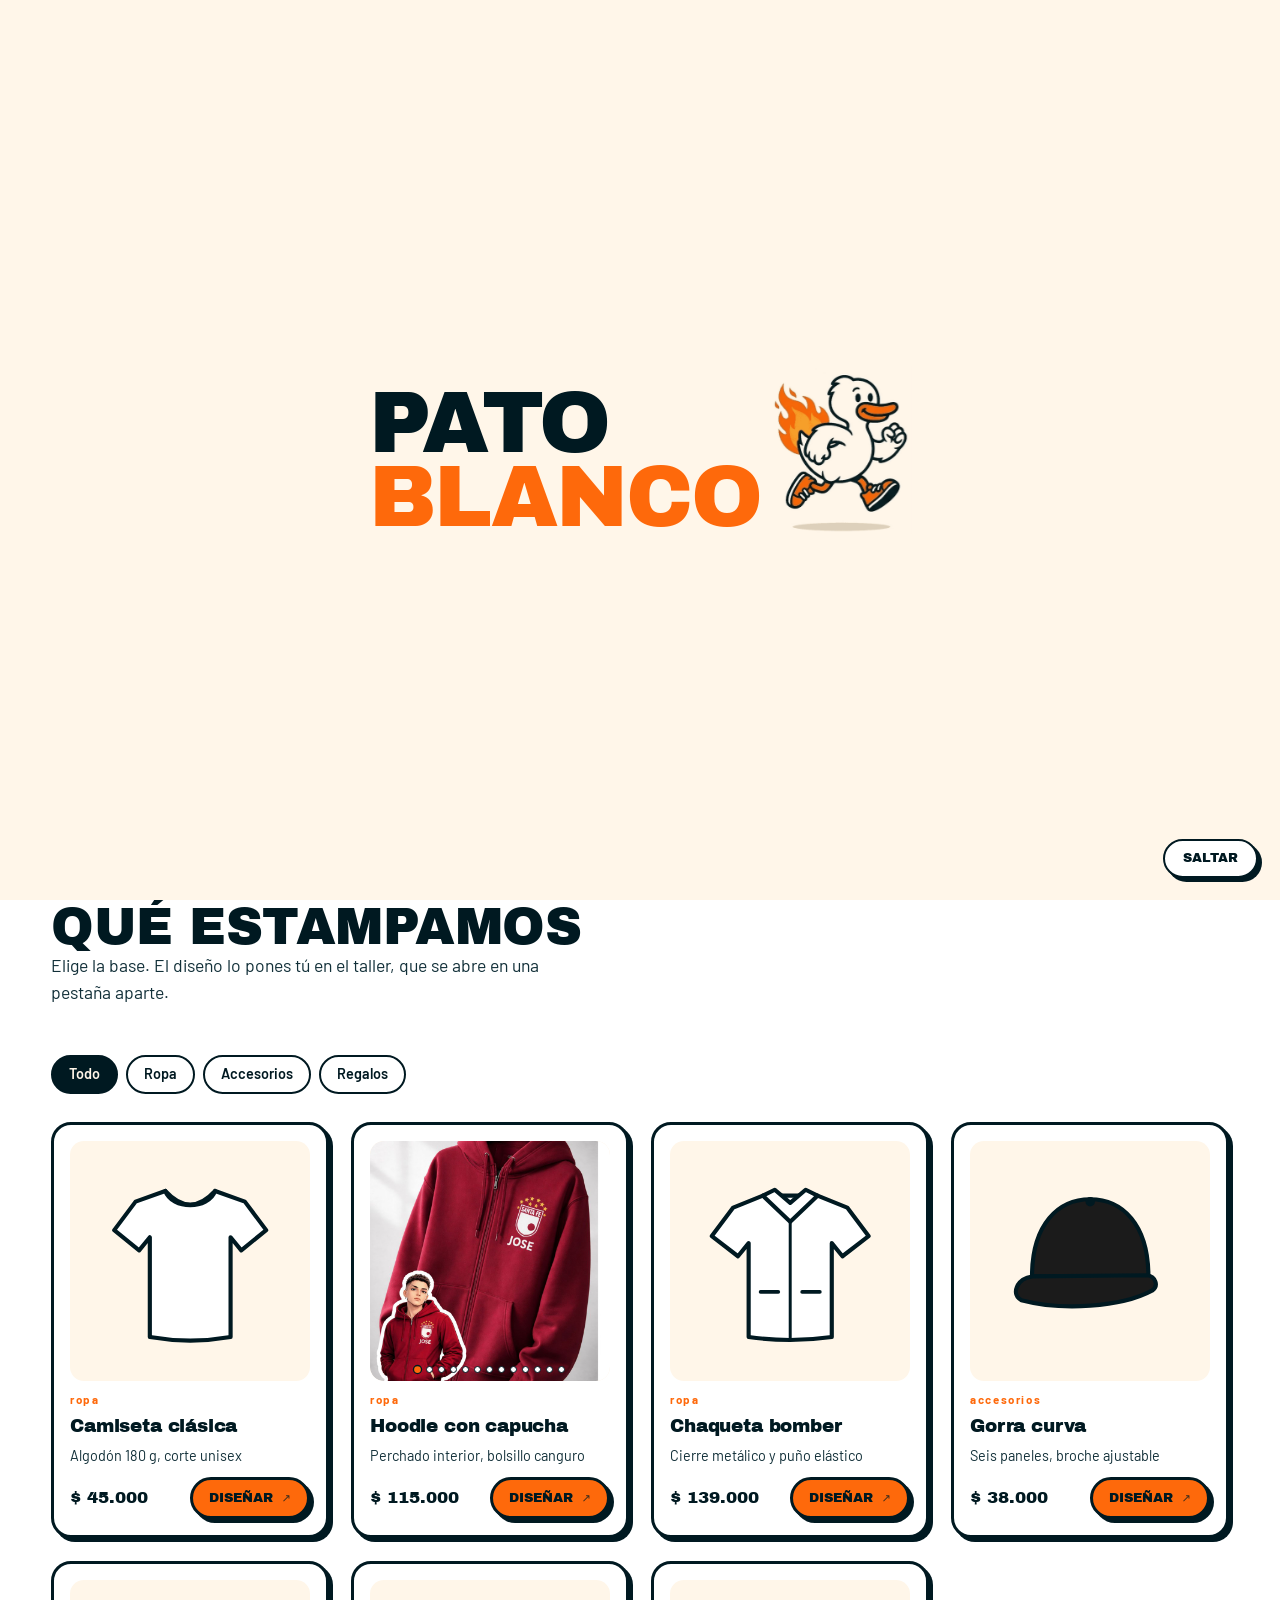
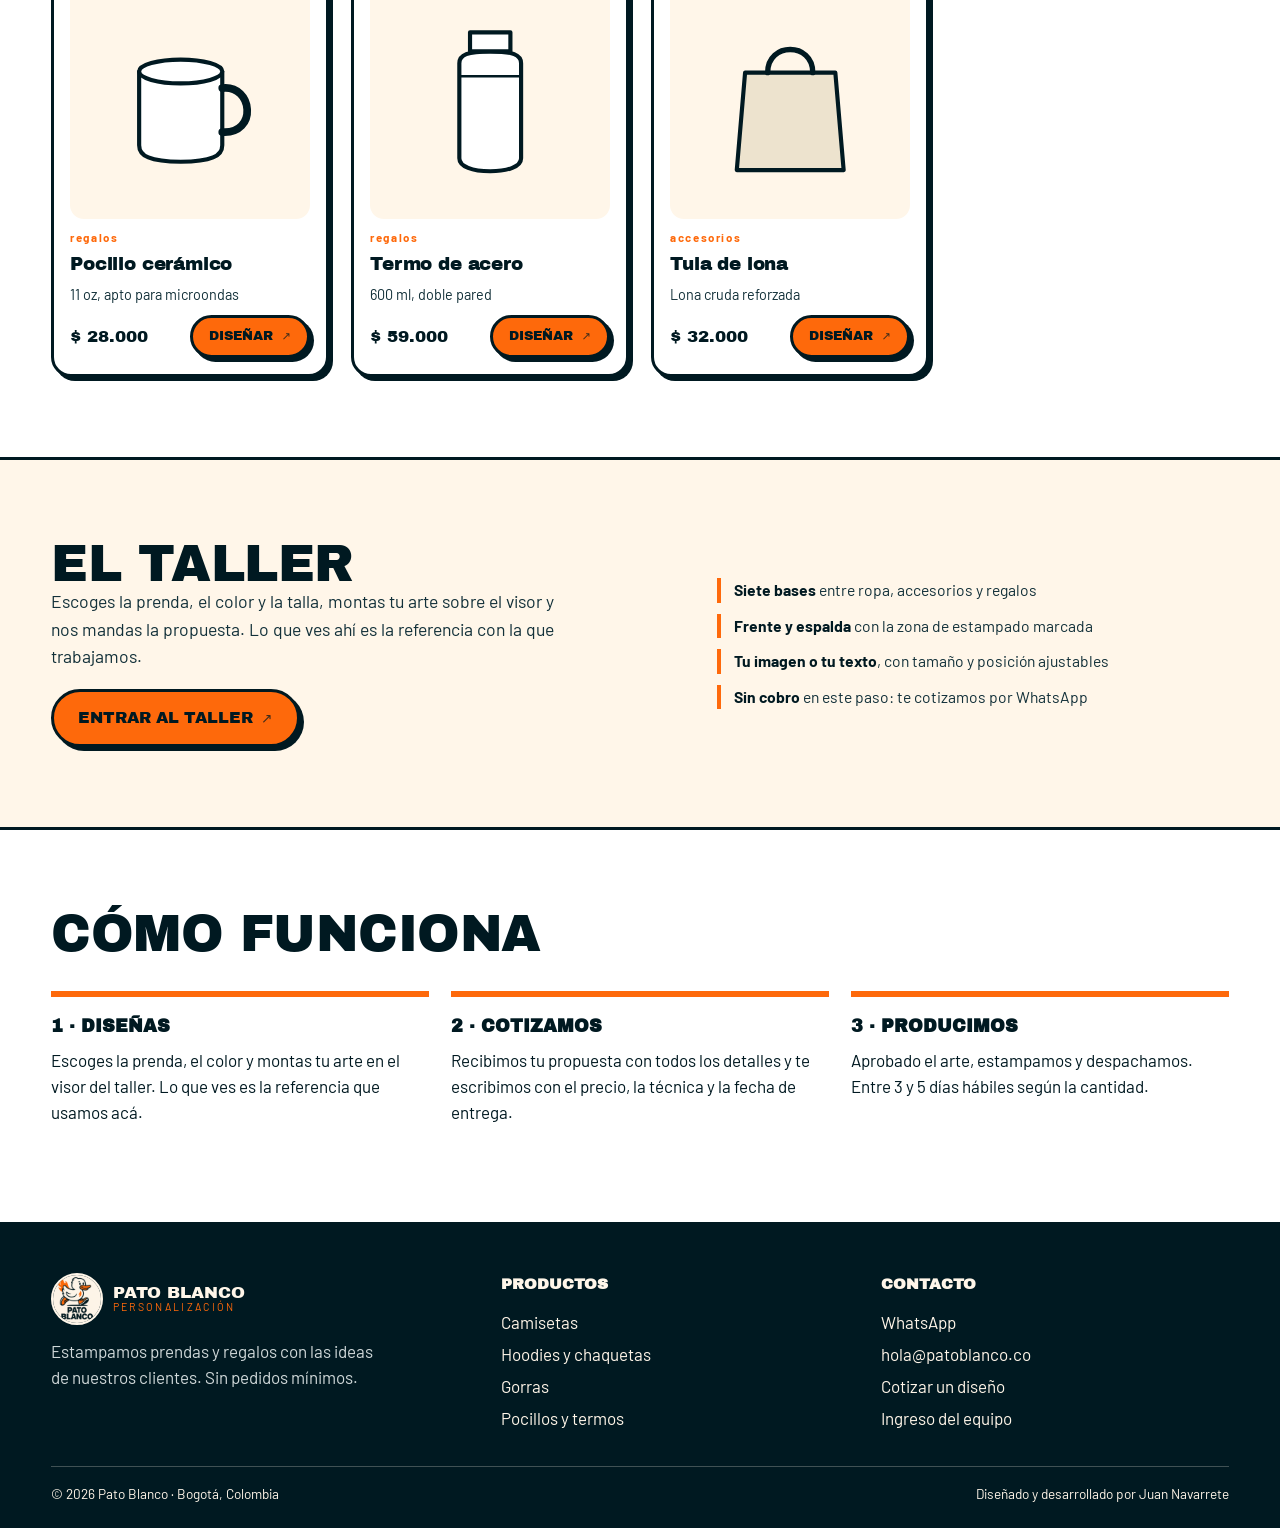
<file: index.html>
<!DOCTYPE html>
<html lang="es">

<head>
  <meta charset="UTF-8">
  <meta name="viewport" content="width=device-width, initial-scale=1">
  <title>Pato Blanco · !Donde todos nadan igual, El pato no sigue la corriente!</title>
  <meta name="description"
    content="Camisetas, hoodies, chaquetas, gorras, pocillos y termos personalizados con tu idea. Diseña en línea y envíanos tu propuesta.">
  <link rel="icon" href="assets/iconografia/logo-pato.png">
  <link rel="preconnect" href="https://fonts.googleapis.com">
  <link rel="preconnect" href="https://fonts.gstatic.com" crossorigin>
  <link
    href="https://fonts.googleapis.com/css2?family=Archivo+Black&family=Barlow:wght@400;500;600;700&family=Bebas+Neue&family=Permanent+Marker&display=swap"
    rel="stylesheet">
  <link rel="stylesheet" href="CSS/styles.css">
  <script src="JS/datos.js" defer></script>
  <script src="JS/app.js" defer></script>
</head>

<body>

  <header class="cabecera">
    <div class="envoltura cabecera__fila">
      <a class="marca" href="#inicio">
        <img src="assets/iconografia/logo-pato.png" alt="">
        <span>Pato Blanco<small>Ropa, Tazas, Accesorios, Personalizados, Estampamos Estilo</small></span>
      </a>
      <button class="menu-btn" id="menuBtn" aria-expanded="false" aria-controls="nav">Menú</button>
      <nav class="nav" id="nav">
        <a href="#catalogo">Catálogo</a>
        <a class="enlace-externo" href="src/WorkShop.html" target="_blank" rel="noopener">Taller</a>
        <a href="#proceso">Cómo funciona</a>
        <a href="#contacto">Contacto</a>
        <a class="btn btn--sm btn--externo" href="src/WorkShop.html" target="_blank" rel="noopener">Diseñar ahora</a>
      </nav>
    </div>
  </header>

  <main>
    <section class="heroe" id="inicio">
      <div class="envoltura heroe__grid">
        <div>
          <h1>Tu idea<br>sale <span>ardiendo</span><br>del taller</h1>
          <p class="plomo">Camisetas, hoodies, chaquetas, gorras, pocillos y termos estampados con lo que tengas en la
            cabeza. Armas el diseño aquí mismo, nos lo mandas y lo producimos.</p>
          <div class="heroe__acciones">
            <a class="btn btn--externo" href="src/WorkShop.html" target="_blank" rel="noopener">Diseñar mi prenda</a>
            <a class="btn btn--claro" href="#catalogo">Ver catálogo</a>
          </div>
          <div class="datos-fila">
            <div><b>1</b><small>Desde una unidad</small></div>
            <div><b>3-5</b><small>Días hábiles de producción</small></div>
            <div><b>7</b><small>Tipos de producto</small></div>
          </div>
        </div>
        <div class="heroe__sticker">
          <span class="chapa">Hecho en Bogotá</span>
          <img src="assets/iconografia/logo-pato.png" alt="Logo de Pato Blanco: un pato corriendo con tenis naranjas">
        </div>
      </div>
      <div class="cinta" aria-hidden="true">
        <div class="cinta__pista" id="cintaPista"></div>
      </div>
    </section>

    <section class="seccion" id="catalogo">
      <div class="envoltura">
        <div class="seccion__cabeza">
          <div>
            <h2>Qué estampamos</h2>
            <p class="plomo">Elige la base. El diseño lo pones tú en el taller, que se abre en una pestaña aparte.</p>
          </div>
        </div>
        <div class="filtros" id="filtros" role="group" aria-label="Filtrar catálogo"></div>
        <div class="rejilla" id="rejillaCatalogo"></div>
      </div>
    </section>

    <section class="seccion seccion--crema" id="taller">
      <div class="envoltura">
        <div class="llamado">
          <div>
            <h2>El taller</h2>
            <p class="plomo">Escoges la prenda, el color y la talla, montas tu arte sobre el visor y nos mandas la
              propuesta. Lo que ves ahí es la referencia con la que trabajamos.</p>
            <div class="heroe__acciones" style="margin-top:1.2rem">
              <a class="btn btn--externo" href="src/WorkShop.html" target="_blank" rel="noopener">Entrar al taller</a>
            </div>
          </div>
          <ul class="llamado__lista">
            <li><b>Siete bases</b> entre ropa, accesorios y regalos</li>
            <li><b>Frente y espalda</b> con la zona de estampado marcada</li>
            <li><b>Tu imagen o tu texto</b>, con tamaño y posición ajustables</li>
            <li><b>Sin cobro</b> en este paso: te cotizamos por WhatsApp</li>
          </ul>
        </div>
      </div>
    </section>

    <section class="seccion" id="proceso">
      <div class="envoltura">
        <div class="seccion__cabeza">
          <h2>Cómo funciona</h2>
        </div>
        <div class="ruta">
          <div class="ruta__item"><b>1 · Diseñas</b>
            <p>Escoges la prenda, el color y montas tu arte en el visor del taller. Lo que ves es la referencia que
              usamos acá.</p>
          </div>
          <div class="ruta__item"><b>2 · Cotizamos</b>
            <p>Recibimos tu propuesta con todos los detalles y te escribimos con el precio, la técnica y la fecha de
              entrega.</p>
          </div>
          <div class="ruta__item"><b>3 · Producimos</b>
            <p>Aprobado el arte, estampamos y despachamos. Entre 3 y 5 días hábiles según la cantidad.</p>
          </div>
        </div>
      </div>
    </section>
  </main>

  <footer class="pie" id="contacto">
    <div class="envoltura">
      <div class="pie__grid">
        <div>
          <div class="marca" style="margin-bottom:.8rem"><img src="assets/iconografia/logo-pato.png" alt=""><span>Pato
              Blanco<small>Personalización</small></span></div>
          <p style="max-width:34ch;color:#cfd8d9">Estampamos prendas y regalos con las ideas de nuestros clientes. Sin
            pedidos mínimos.</p>
        </div>
        <div>
          <h4>Productos</h4>
          <a href="#catalogo">Camisetas</a><a href="#catalogo">Hoodies y chaquetas</a><a href="#catalogo">Gorras</a><a
            href="#catalogo">Pocillos y termos</a>
        </div>
        <div>
          <h4>Contacto</h4>
          <a id="pieWhats" href="#" target="_blank" rel="noopener">WhatsApp</a>
          <a href="mailto:hola@patoblanco.co">hola@patoblanco.co</a>
          <a href="src/WorkShop.html" target="_blank" rel="noopener">Cotizar un diseño</a>
          <a href="#" id="enlaceAdmin">Ingreso del equipo</a>
        </div>
      </div>
      <div class="pie__base">
        <span>© <span id="anio"></span> Pato Blanco · Bogotá, Colombia</span>
        <span>Diseñado y desarrollado por Juan Navarrete</span>
      </div>
    </div>
  </footer>

  <!-- ====================== PANEL ADMIN ====================== -->

  <div class="admin oculto" id="admin" aria-hidden="true">
    <div class="admin__barra">
      <div class="envoltura">
        <div class="admin__titulo">Pato Blanco · Panel del equipo</div>
        <div style="display:flex;gap:.5rem;flex-wrap:wrap">
          <button class="btn btn--sm btn--claro" id="btnVerSitio" type="button">Ver el sitio</button>
          <button class="btn btn--sm" id="btnSalir" type="button">Cerrar sesión</button>
        </div>
      </div>
    </div>

    <!-- LOGIN -->

    <div class="envoltura" id="adminLogin" style="padding:3rem 0;max-width:430px">
      <div class="tarjeta" style="margin-top:0">
        <h3 style="font-size:1.4rem;text-transform:uppercase;margin-bottom:.4rem">Ingreso del equipo</h3>
        <p class="aviso">Acceso al tablero de pedidos, productos y visitas.</p>
        <label class="campo" style="margin-top:1rem"><span>Contraseña</span><input type="password" id="claveAdmin"
            placeholder="••••••••"></label>
        <button class="btn" id="btnEntrar" type="button" style="width:100%;justify-content:center">Entrar</button>
        <p class="aviso" id="errorClave" style="color:var(--fuego);margin-top:.6rem"></p>
      </div>
    </div>

    <!-- TABLERO -->

    <div class="envoltura oculto" id="adminTablero" style="padding-bottom:4rem">
      <div class="tabs" role="tablist">
        <button class="tab" role="tab" data-tab="resumen" aria-selected="true">Resumen</button>
        <button class="tab" role="tab" data-tab="pedidos" aria-selected="false">Pedidos</button>
        <button class="tab" role="tab" data-tab="productos" aria-selected="false">Productos</button>
      </div>

      <!-- RESUMEN -->

      <section data-panel="resumen">
        <div class="kpis">
          <div class="kpi"><b id="kpiVisitas">0</b><small>Visitas totales</small></div>
          <div class="kpi"><b id="kpiHoy">0</b><small>Visitas hoy</small></div>
          <div class="kpi"><b id="kpiPedidos">0</b><small>Diseños recibidos</small></div>
          <div class="kpi"><b id="kpiNuevos">0</b><small>Sin responder</small></div>
        </div>
        <div class="tarjeta">
          <h3 style="text-transform:uppercase;margin-bottom:1rem">Interés por producto</h3>
          <div class="barras" id="barrasProductos"></div>
        </div>
        <div class="tarjeta">
          <h3 style="text-transform:uppercase;margin-bottom:1rem">Visitas de los últimos 7 días</h3>
          <div class="barras" id="barrasDias"></div>
        </div>
      </section>

      <!-- PEDIDOS -->

      <section data-panel="pedidos" class="oculto">
        <div class="tarjeta">
          <div
            style="display:flex;justify-content:space-between;align-items:center;gap:1rem;flex-wrap:wrap;margin-bottom:1rem">
            <h3 style="text-transform:uppercase">Diseños recibidos</h3>
            <div style="display:flex;gap:.5rem;flex-wrap:wrap">
              <button class="btn btn--sm btn--claro" id="btnCSV" type="button">Descargar CSV</button>
            </div>
          </div>
          <div class="tabla-envoltura">
            <table id="tablaPedidos">
              <thead>
                <tr>
                  <th>Arte</th>
                  <th>Código</th>
                  <th>Cliente</th>
                  <th>Pedido</th>
                  <th>Estado</th>
                  <th></th>
                </tr>
              </thead>
              <tbody></tbody>
            </table>
          </div>
          <div class="vacio oculto" id="vacioPedidos"><b>Todavía no hay diseños</b>Cuando un cliente envíe su propuesta
            desde el taller, aparece aquí.</div>
        </div>
      </section>

      <!-- PRODUCTOS -->

      <section data-panel="productos" class="oculto">
        <div class="tarjeta">
          <h3 style="text-transform:uppercase;margin-bottom:1rem">Agregar producto</h3>
          <div class="dos">
            <label class="campo"><span>Nombre</span><input type="text" id="npNombre"
                placeholder="Camiseta oversize"></label>
            <label class="campo"><span>Precio (COP)</span><input type="number" id="npPrecio" min="0" step="1000"
                placeholder="45000"></label>
          </div>
          <div class="dos">
            <label class="campo"><span>Categoría</span>
              <select id="npCategoria">
                <option value="ropa">Ropa</option>
                <option value="accesorios">Accesorios</option>
                <option value="regalos">Regalos</option>
              </select>
            </label>
            <label class="campo"><span>Silueta en el visor</span>
              <select id="npSilueta"></select>
            </label>
          </div>
          <label class="campo"><span>Descripción corta</span><input type="text" id="npDesc"
              placeholder="Algodón 180 g, corte unisex"></label>
          <button class="btn" id="btnCrearProducto" type="button">Guardar producto</button>
        </div>
        <div class="tarjeta">
          <h3 style="text-transform:uppercase;margin-bottom:1rem">Catálogo actual</h3>
          <div class="tabla-envoltura">
            <table id="tablaProductos">
              <thead>
                <tr>
                  <th></th>
                  <th>Producto</th>
                  <th>Categoría</th>
                  <th>Precio</th>
                  <th>Vistas</th>
                  <th></th>
                </tr>
              </thead>
              <tbody></tbody>
            </table>
          </div>
        </div>
      </section>
    </div>
  </div>
  <div id="hostModal"></div>
</body>

</html>
</file>
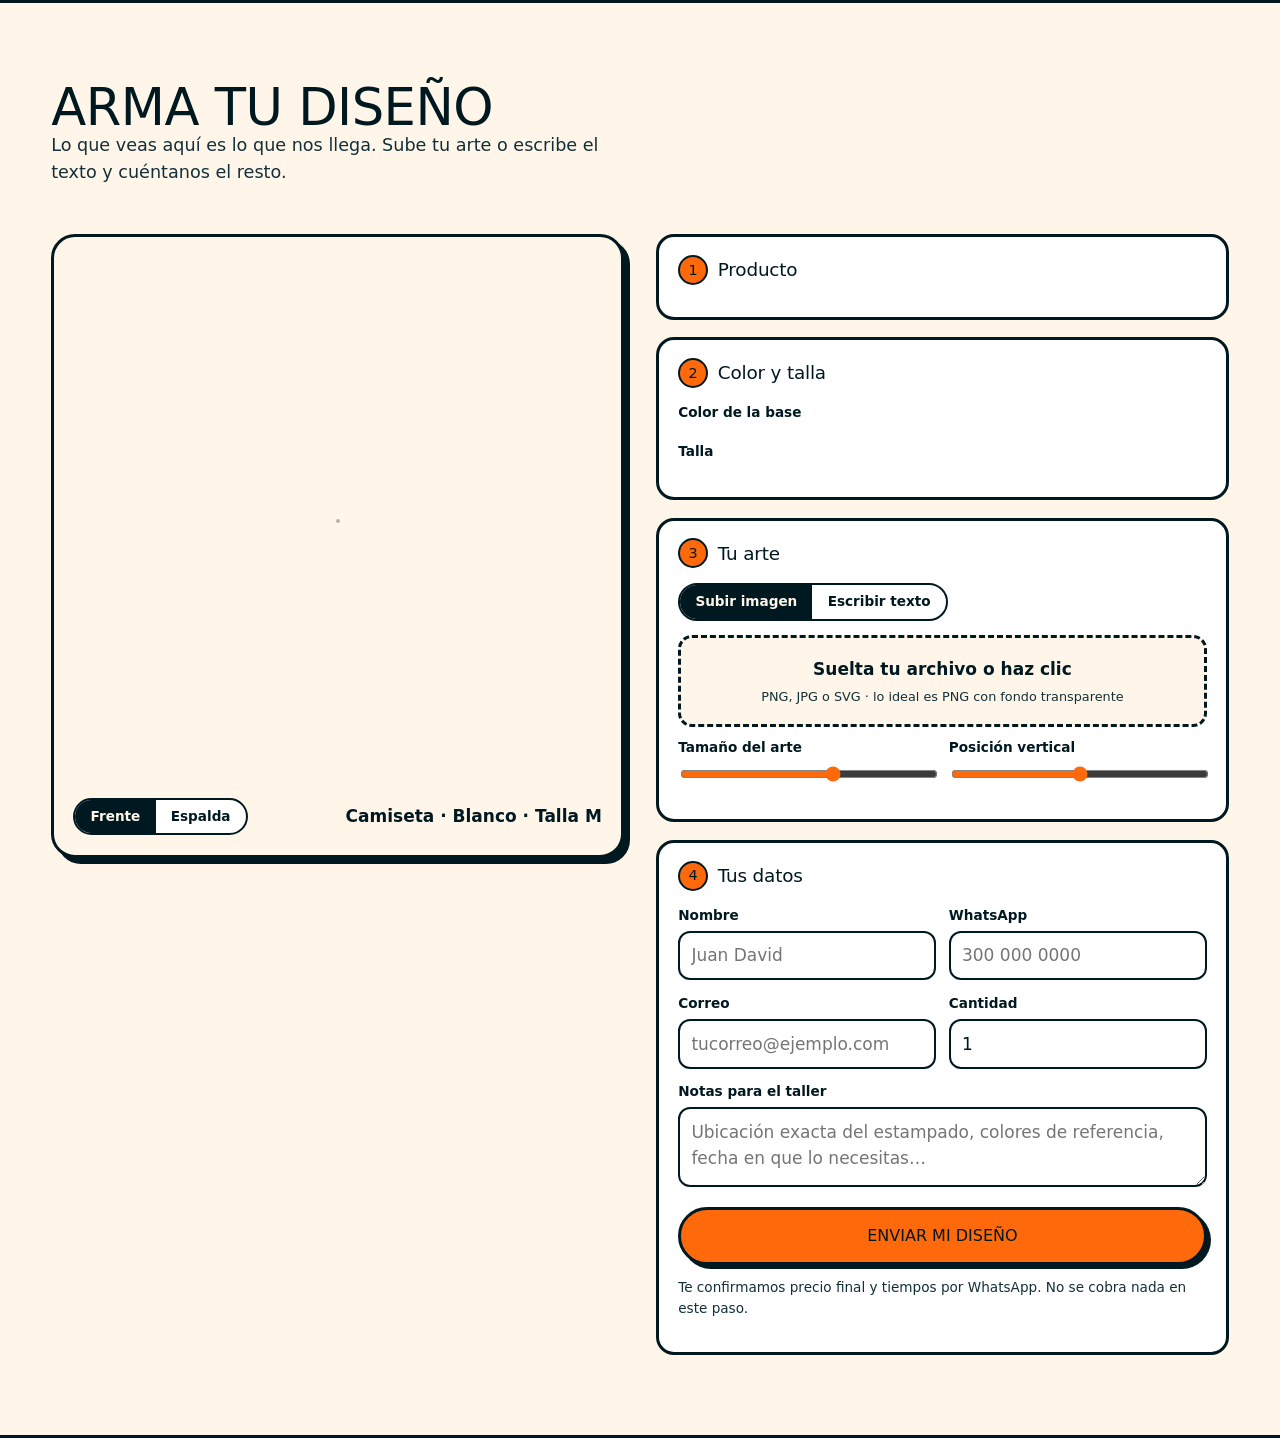
<file: src/Custom.html>
<!DOCTYPE html>
<html lang="en">

<head>
    <meta charset="UTF-8">
    <meta name="viewport" content="width=device-width, initial-scale=1.0">
    <title> TALLER DE EDICION | PATO BLANCO </title>
    <link rel="stylesheet" href="/styles.css">

    <section class="seccion seccion--crema" id="taller">
        <div class="envoltura">
            <div class="seccion__cabeza">
                <div>
                    <h2>Arma tu diseño</h2>
                    <p class="plomo">Lo que veas aquí es lo que nos llega. Sube tu arte o escribe el texto y cuéntanos
                        el resto.
                    </p>
                </div>
            </div>
            <div class="taller">
                <div class="lienzo">
                    <div class="lienzo__marco" id="marco">
                        <div id="siluetaHost" style="width:100%;height:100%"></div>
                        <div class="zona zona--guia" id="zonaArte"></div>
                    </div>
                    <div class="lienzo__barra">
                        <div class="conmutador" id="conmutadorVista" role="group" aria-label="Cara del producto">
                            <button type="button" data-vista="frente" aria-pressed="true">Frente</button>
                            <button type="button" data-vista="espalda" aria-pressed="false">Espalda</button>
                        </div>
                        <strong id="resumenLienzo">Camiseta · Blanco · Talla M</strong>
                    </div>
                </div>

                <div class="panel">
                    <div class="paso">
                        <div class="paso__titulo"><span class="paso__num">1</span>
                            <h3>Producto</h3>
                        </div>
                        <div class="opciones" id="opcionesProducto"></div>
                    </div>

                    <div class="paso">
                        <div class="paso__titulo"><span class="paso__num">2</span>
                            <h3>Color y talla</h3>
                        </div>
                        <div class="campo"><span>Color de la base</span>
                            <div class="muestras" id="muestrasColor"></div>
                        </div>
                        <div class="campo" id="campoTalla"><span>Talla</span>
                            <div class="opciones" id="opcionesTalla"></div>
                        </div>
                    </div>

                    <div class="paso">
                        <div class="paso__titulo"><span class="paso__num">3</span>
                            <h3>Tu arte</h3>
                        </div>
                        <div class="conmutador" id="conmutadorArte" role="group" aria-label="Tipo de arte"
                            style="margin-bottom:.9rem">
                            <button type="button" data-modo="imagen" aria-pressed="true">Subir imagen</button>
                            <button type="button" data-modo="texto" aria-pressed="false">Escribir texto</button>
                        </div>

                        <div id="bloqueImagen">
                            <div class="soltar" id="soltar" tabindex="0" role="button">
                                <strong>Suelta tu archivo o haz clic</strong>
                                <small>PNG, JPG o SVG · lo ideal es PNG con fondo transparente</small>
                            </div>
                            <input type="file" id="archivoArte" accept="image/*" class="oculto">
                            <p class="aviso" id="nombreArchivo" style="margin:.6rem 0 0"></p>
                        </div>

                        <div id="bloqueTexto" class="oculto">
                            <label class="campo"><span>Texto a estampar</span><input type="text" id="textoArte"
                                    maxlength="40" placeholder="PATO BLANCO"></label>
                            <div class="dos">
                                <label class="campo"><span>Tipografía</span>
                                    <select id="fuenteArte">
                                        <option value="'Permanent Marker',cursive">Marcador</option>
                                        <option value="'Archivo Black',sans-serif">Bloque</option>
                                        <option value="'Bebas Neue',sans-serif">Condensada</option>
                                        <option value="'Barlow',sans-serif">Simple</option>
                                    </select>
                                </label>
                                <label class="campo"><span>Color del texto</span><input type="color" id="colorTexto"
                                        value="#FE690B"
                                        style="width:100%;height:44px;border:2px solid var(--tinta);border-radius:12px;background:none;padding:2px"></label>
                            </div>
                        </div>

                        <div class="dos" style="margin-top:.4rem">
                            <label class="campo"><span>Tamaño del arte</span><input type="range" id="escalaArte"
                                    min="30" max="100" value="72"></label>
                            <label class="campo"><span>Posición vertical</span><input type="range" id="posArte" min="0"
                                    max="100" value="50"></label>
                        </div>
                    </div>

                    <div class="paso">
                        <div class="paso__titulo"><span class="paso__num">4</span>
                            <h3>Tus datos</h3>
                        </div>
                        <div class="dos">
                            <label class="campo"><span>Nombre</span><input type="text" id="fNombre"
                                    placeholder="Juan David" required></label>
                            <label class="campo"><span>WhatsApp</span><input type="tel" id="fTel"
                                    placeholder="300 000 0000" required></label>
                        </div>
                        <div class="dos">
                            <label class="campo"><span>Correo</span><input type="email" id="fCorreo"
                                    placeholder="tucorreo@ejemplo.com"></label>
                            <label class="campo"><span>Cantidad</span><input type="number" id="fCantidad" min="1"
                                    value="1"></label>
                        </div>
                        <label class="campo"><span>Notas para el taller</span><textarea id="fNotas"
                                placeholder="Ubicación exacta del estampado, colores de referencia, fecha en que lo necesitas…"></textarea></label>
                        <button class="btn" id="btnEnviar" type="button"
                            style="width:100%;justify-content:center">Enviar mi
                            diseño</button>
                        <p class="aviso" style="margin-top:.7rem">Te confirmamos precio final y tiempos por WhatsApp. No
                            se cobra
                            nada en este paso.</p>
                    </div>
                </div>
            </div>
        </div>
    </section>


</head>

<body>

</body>

</html>
</file>
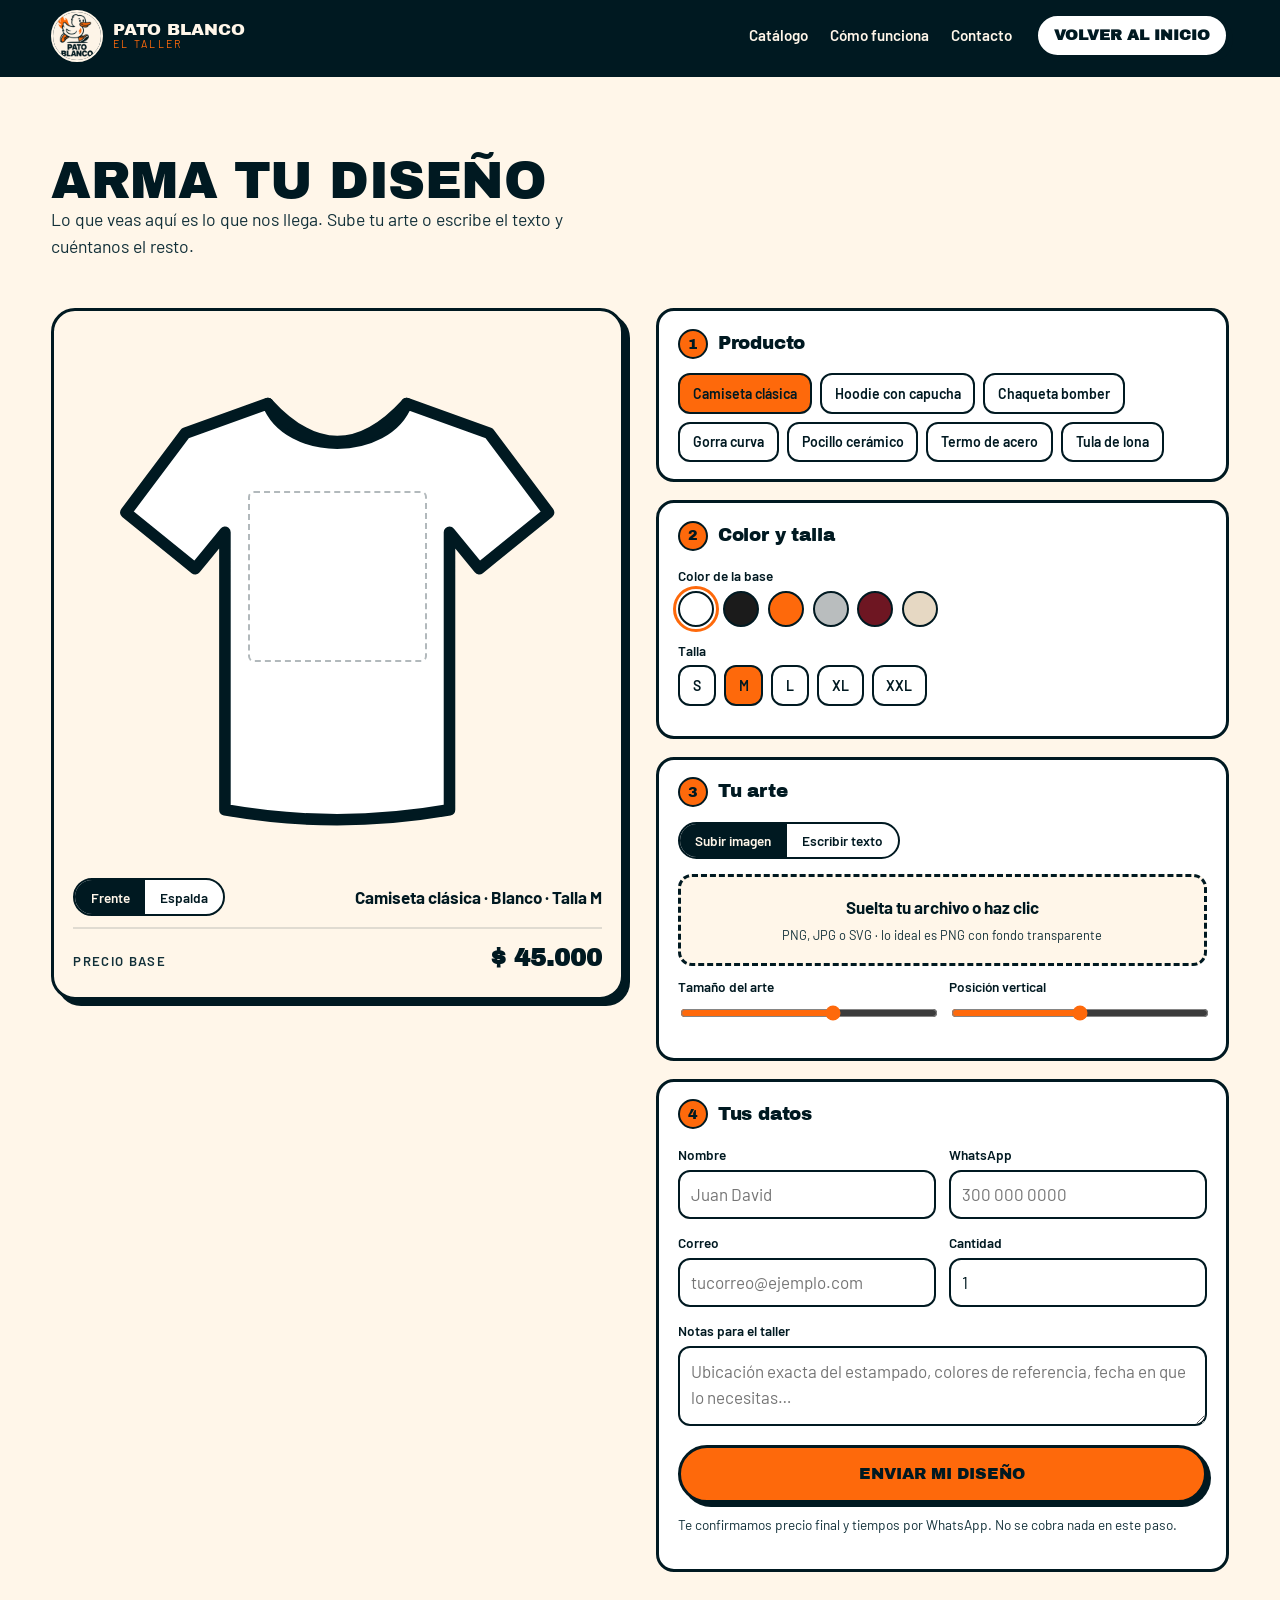
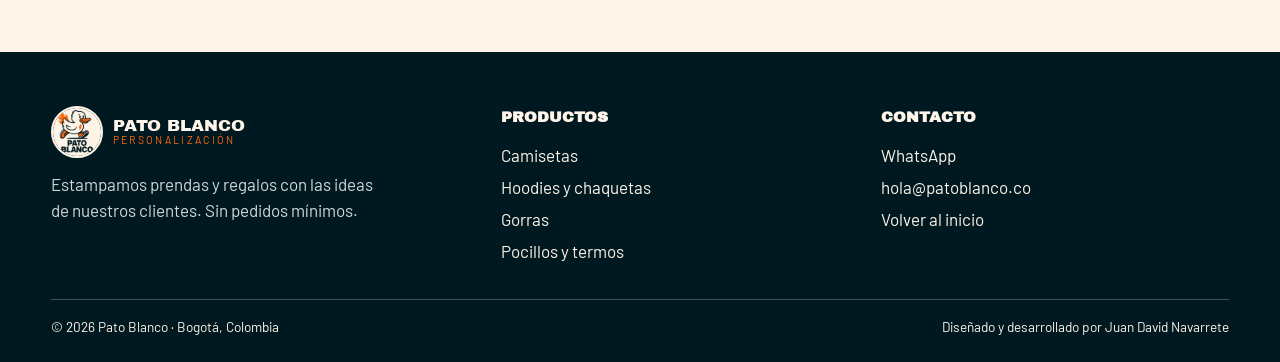
<file: src/WorkShop.html>
<!DOCTYPE html>
<html lang="es">
<head>
<meta charset="UTF-8">
<meta name="viewport" content="width=device-width, initial-scale=1">
<title>El taller · Pato Blanco</title>
<meta name="description" content="Arma tu diseño: escoge la prenda, el color y la talla, monta tu arte y envíanos la propuesta.">
<link rel="icon" href="../assets/iconografia/logo-pato.png">
<link rel="preconnect" href="https://fonts.googleapis.com">
<link rel="preconnect" href="https://fonts.gstatic.com" crossorigin>
<link href="https://fonts.googleapis.com/css2?family=Archivo+Black&family=Barlow:wght@400;500;600;700&family=Bebas+Neue&family=Permanent+Marker&display=swap" rel="stylesheet">
<link rel="stylesheet" href="../CSS/styles.css">
</head>
<body>

<header class="cabecera">
  <div class="envoltura cabecera__fila">
    <a class="marca" href="../index.html">
      <img src="../assets/iconografia/logo-pato.png" alt="">
      <span>Pato Blanco<small>El taller</small></span>
    </a>
    <button class="menu-btn" id="menuBtn" aria-expanded="false" aria-controls="nav">Menú</button>
    <nav class="nav" id="nav">
      <a href="../index.html#catalogo">Catálogo</a>
      <a href="../index.html#proceso">Cómo funciona</a>
      <a href="../index.html#contacto">Contacto</a>
      <a class="btn btn--sm btn--claro" href="../index.html">Volver al inicio</a>
    </nav>
  </div>
</header>

<main>
<section class="seccion seccion--crema">
  <div class="envoltura">
    <div class="seccion__cabeza">
      <div>
        <h2>Arma tu diseño</h2>
        <p class="plomo">Lo que veas aquí es lo que nos llega. Sube tu arte o escribe el texto y cuéntanos el resto.</p>
      </div>
    </div>
    <div class="taller">
      <div class="lienzo">
        <div class="lienzo__marco" id="marco">
          <div id="siluetaHost" style="width:100%;height:100%"></div>
          <div class="zona zona--guia" id="zonaArte"></div>
        </div>
        <div class="lienzo__barra">
          <div class="conmutador" id="conmutadorVista" role="group" aria-label="Cara del producto">
            <button type="button" data-vista="frente" aria-pressed="true">Frente</button>
            <button type="button" data-vista="espalda" aria-pressed="false">Espalda</button>
          </div>
          <strong id="resumenLienzo">Camiseta · Blanco · Talla M</strong>
        </div>
        <div class="lienzo__precio">
          <span>Precio base</span>
          <b id="precioTaller">—</b>
        </div>
      </div>

      <div class="panel">
        <div class="paso">
          <div class="paso__titulo"><span class="paso__num">1</span><h3>Producto</h3></div>
          <div class="opciones" id="opcionesProducto"></div>
        </div>

        <div class="paso">
          <div class="paso__titulo"><span class="paso__num">2</span><h3>Color y talla</h3></div>
          <div class="campo"><span>Color de la base</span><div class="muestras" id="muestrasColor"></div></div>
          <div class="campo" id="campoTalla"><span>Talla</span><div class="opciones" id="opcionesTalla"></div></div>
        </div>

        <div class="paso">
          <div class="paso__titulo"><span class="paso__num">3</span><h3>Tu arte</h3></div>
          <div class="conmutador" id="conmutadorArte" role="group" aria-label="Tipo de arte" style="margin-bottom:.9rem">
            <button type="button" data-modo="imagen" aria-pressed="true">Subir imagen</button>
            <button type="button" data-modo="texto" aria-pressed="false">Escribir texto</button>
          </div>

          <div id="bloqueImagen">
            <div class="soltar" id="soltar" tabindex="0" role="button">
              <strong>Suelta tu archivo o haz clic</strong>
              <small>PNG, JPG o SVG · lo ideal es PNG con fondo transparente</small>
            </div>
            <input type="file" id="archivoArte" accept="image/*" class="oculto">
            <p class="aviso" id="nombreArchivo" style="margin:.6rem 0 0"></p>
          </div>

          <div id="bloqueTexto" class="oculto">
            <label class="campo"><span>Texto a estampar</span><input type="text" id="textoArte" maxlength="40" placeholder="PATO BLANCO"></label>
            <div class="dos">
              <label class="campo"><span>Tipografía</span>
                <select id="fuenteArte">
                  <option value="'Permanent Marker',cursive">Marcador</option>
                  <option value="'Archivo Black',sans-serif">Bloque</option>
                  <option value="'Bebas Neue',sans-serif">Condensada</option>
                  <option value="'Barlow',sans-serif">Simple</option>
                </select>
              </label>
              <label class="campo"><span>Color del texto</span><input type="color" id="colorTexto" value="#FE690B" style="width:100%;height:44px;border:2px solid var(--tinta);border-radius:12px;background:none;padding:2px"></label>
            </div>
          </div>

          <div class="dos" style="margin-top:.4rem">
            <label class="campo"><span>Tamaño del arte</span><input type="range" id="escalaArte" min="30" max="100" value="72"></label>
            <label class="campo"><span>Posición vertical</span><input type="range" id="posArte" min="0" max="100" value="50"></label>
          </div>
        </div>

        <div class="paso">
          <div class="paso__titulo"><span class="paso__num">4</span><h3>Tus datos</h3></div>
          <div class="dos">
            <label class="campo"><span>Nombre</span><input type="text" id="fNombre" placeholder="Juan David" required></label>
            <label class="campo"><span>WhatsApp</span><input type="tel" id="fTel" placeholder="300 000 0000" required></label>
          </div>
          <div class="dos">
            <label class="campo"><span>Correo</span><input type="email" id="fCorreo" placeholder="tucorreo@ejemplo.com"></label>
            <label class="campo"><span>Cantidad</span><input type="number" id="fCantidad" min="1" value="1"></label>
          </div>
          <label class="campo"><span>Notas para el taller</span><textarea id="fNotas" placeholder="Ubicación exacta del estampado, colores de referencia, fecha en que lo necesitas…"></textarea></label>
          <button class="btn" id="btnEnviar" type="button" style="width:100%;justify-content:center">Enviar mi diseño</button>
          <p class="aviso" style="margin-top:.7rem">Te confirmamos precio final y tiempos por WhatsApp. No se cobra nada en este paso.</p>
        </div>
      </div>
    </div>
  </div>
</section>
</main>

<footer class="pie" id="contacto">
  <div class="envoltura">
    <div class="pie__grid">
      <div>
        <div class="marca" style="margin-bottom:.8rem"><img src="../assets/iconografia/logo-pato.png" alt=""><span>Pato Blanco<small>Personalización</small></span></div>
        <p style="max-width:34ch;color:#cfd8d9">Estampamos prendas y regalos con las ideas de nuestros clientes. Sin pedidos mínimos.</p>
      </div>
      <div>
        <h4>Productos</h4>
        <a href="../index.html#catalogo">Camisetas</a><a href="../index.html#catalogo">Hoodies y chaquetas</a><a href="../index.html#catalogo">Gorras</a><a href="../index.html#catalogo">Pocillos y termos</a>
      </div>
      <div>
        <h4>Contacto</h4>
        <a id="pieWhats" href="#" target="_blank" rel="noopener">WhatsApp</a>
        <a href="mailto:hola@patoblanco.co">hola@patoblanco.co</a>
        <a href="../index.html">Volver al inicio</a>
      </div>
    </div>
    <div class="pie__base">
      <span>© <span id="anio"></span> Pato Blanco · Bogotá, Colombia</span>
      <span>Diseñado y desarrollado por Juan David Navarrete</span>
    </div>
  </div>
</footer>

<div id="hostModal"></div>

<script src="../JS/datos.js"></script>
<script src="../JS/taller.js"></script>
</body>
</html>
</file>
<file: CSS/styles.css>
:root {
  --tinta: #001921;
  --tinta-80: #123039;
  --fuego: #FE690B;
  --fuego-hondo: #C94900;
  --crema: #FFF6E9;
  --papel: #FFFFFF;
  --borde: 3px solid var(--tinta);
  --dura: 6px 6px 0 var(--tinta);
  --dura-sm: 4px 4px 0 var(--tinta);
  --display: 'Archivo Black', system-ui, sans-serif;
  --texto: 'Barlow', system-ui, sans-serif;
}

* {
  box-sizing: border-box
}

html {
  scroll-behavior: smooth
}

body {
  margin: 0;
  background: var(--papel);
  color: var(--tinta);
  font-family: var(--texto);
  font-size: 17px;
  line-height: 1.55;
  -webkit-font-smoothing: antialiased;
}

img {
  max-width: 100%;
  display: block
}

a {
  color: inherit
}

button,
input,
select,
textarea {
  font: inherit;
  color: inherit
}

:focus-visible {
  outline: 3px solid var(--fuego);
  outline-offset: 3px
}

.envoltura {
  width: min(1180px, 92vw);
  margin-inline: auto
}

/* ---------- tipografía ---------- */
h1,
h2,
h3 {
  font-family: var(--display);
  font-weight: 400;
  line-height: .95;
  letter-spacing: -.01em;
  margin: 0
}

h1 {
  font-size: clamp(2.9rem, 8vw, 5.4rem);
  text-transform: uppercase
}

h2 {
  font-size: clamp(2rem, 4.6vw, 3.2rem);
  text-transform: uppercase
}

h3 {
  font-size: 1.15rem
}

p {
  margin: 0 0 1rem
}

.plomo {
  font-size: 1.1rem;
  max-width: 52ch;
  color: var(--tinta-80)
}

/* ---------- BOTONERA ---------- */

.btn {
  display: inline-flex;
  align-items: center;
  gap: .5rem;
  cursor: pointer;
  font-family: var(--display);
  font-size: 1rem;
  text-transform: uppercase;
  padding: .85rem 1.5rem;
  border: var(--borde);
  border-radius: 999px;
  background: var(--fuego);
  color: var(--tinta);
  text-decoration: none;
  box-shadow: var(--dura-sm);
  transition: transform .12s, box-shadow .12s, background .12s;
}

.btn:hover {
  transform: translate(-2px, -2px);
  box-shadow: 6px 6px 0 var(--tinta)
}

.btn:active {
  transform: translate(2px, 2px);
  box-shadow: 1px 1px 0 var(--tinta)
}

.btn--claro {
  background: var(--papel)
}

.btn--tinta {
  background: var(--tinta);
  color: var(--crema);
  border-color: var(--tinta)
}

.btn--fantasma {
  background: transparent;
  box-shadow: none;
  border-width: 3px
}

.btn--sm {
  padding: .5rem 1rem;
  font-size: .82rem
}

/* ---------- CABECERA / PARTE INICIAL ---------- */

.cabecera {
  position: sticky;
  top: 0;
  z-index: 60;
  background: var(--tinta);
  color: var(--crema);
  border-bottom: 3px solid var(--tinta);
}

.cabecera__fila {
  display: flex;
  align-items: center;
  gap: 1rem;
  padding: .6rem 0;
  justify-content: space-between
}

.marca {
  display: flex;
  align-items: center;
  gap: .6rem;
  text-decoration: none
}

.marca img {
  width: 52px;
  height: auto;
  background: var(--crema);
  border-radius: 50%;
  border: 2px solid var(--crema)
}

.marca span {
  font-family: var(--display);
  font-size: 1.05rem;
  text-transform: uppercase;
  line-height: 1
}

.marca small {
  display: block;
  font-family: var(--texto);
  font-size: .66rem;
  letter-spacing: .22em;
  color: var(--fuego)
}

.nav {
  display: flex;
  align-items: center;
  gap: 1.4rem
}

.nav a {
  text-decoration: none;
  font-weight: 600;
  font-size: .95rem
}

.nav a:hover {
  color: var(--fuego)
}

.menu-btn {
  display: none;
  background: none;
  border: 2px solid var(--crema);
  border-radius: 8px;
  padding: .35rem .6rem;
  cursor: pointer
}

/* ---------- GRILLA DE HEROE ---------- */
.heroe {
  background: var(--papel);
  padding: clamp(2.5rem, 6vw, 4.5rem) 0 0;
  overflow: hidden
}

.heroe__grid {
  display: grid;
  grid-template-columns: 1.1fr .9fr;
  gap: 2.5rem;
  align-items: center
}

.heroe h1 span {
  color: var(--fuego)
}

.heroe__sticker {
  position: relative;
  background: var(--crema);
  border: var(--borde);
  border-radius: 28px;
  box-shadow: var(--dura);
  padding: 1rem;
  rotate: -2.5deg;
}

.heroe__sticker img {
  border-radius: 18px
}

.chapa {
  position: absolute;
  right: -14px;
  top: -18px;
  rotate: 8deg;
  background: var(--fuego);
  border: var(--borde);
  border-radius: 999px;
  font-family: var(--display);
  font-size: .8rem;
  text-transform: uppercase;
  padding: .5rem .9rem;
  box-shadow: var(--dura-sm);
}

.heroe__acciones {
  display: flex;
  flex-wrap: wrap;
  gap: .8rem;
  margin-top: 1.6rem
}

.datos-fila {
  display: flex;
  gap: 2rem;
  margin-top: 2.2rem;
  flex-wrap: wrap
}

.datos-fila div {
  border-left: 4px solid var(--fuego);
  padding-left: .7rem
}

.datos-fila b {
  display: block;
  font-family: var(--display);
  font-size: 1.5rem;
  line-height: 1
}

.datos-fila small {
  font-size: .85rem;
  color: var(--tinta-80)
}

/* ---------- CINTA ---------- */

.cinta {
  background: var(--fuego);
  border-block: var(--borde);
  margin-top: 3rem;
  overflow: hidden;
  padding: .6rem 0
}

.cinta__pista {
  display: flex;
  gap: 2.5rem;
  width: max-content;
  animation: correr 26s linear infinite
}

.cinta span {
  font-family: var(--display);
  text-transform: uppercase;
  white-space: nowrap;
  font-size: 1rem
}

@keyframes correr {
  to {
    transform: translateX(-50%)
  }
}

@media (prefers-reduced-motion:reduce) {
  .cinta__pista {
    animation: none
  }
}

/* ---------- SECCIONES / DIVISIONES ---------- */

.seccion {
  padding: clamp(3rem, 7vw, 5rem) 0
}

.seccion--crema {
  background: var(--crema);
  border-block: var(--borde)
}

.seccion__cabeza {
  display: flex;
  justify-content: space-between;
  align-items: end;
  gap: 1rem;
  flex-wrap: wrap;
  margin-bottom: 2rem
}

/* ---------- CATALOGO ---------- */


.filtros {
  display: flex;
  gap: .5rem;
  flex-wrap: wrap;
  margin-bottom: 1.8rem
}

.chip {
  border: 2px solid var(--tinta);
  background: var(--papel);
  border-radius: 999px;
  padding: .4rem 1rem;
  font-weight: 600;
  font-size: .9rem;
  cursor: pointer;
}

.chip[aria-pressed="true"] {
  background: var(--tinta);
  color: var(--crema)
}

.rejilla {
  display: grid;
  grid-template-columns: repeat(auto-fill, minmax(230px, 1fr));
  gap: 1.4rem
}

.ficha {
  background: var(--papel);
  border: var(--borde);
  border-radius: 20px;
  padding: 1rem;
  display: flex;
  flex-direction: column;
  gap: .6rem;
  box-shadow: var(--dura-sm);
  transition: transform .14s, box-shadow .14s;
}

.ficha:hover {
  transform: translate(-3px, -3px);
  box-shadow: 8px 8px 0 var(--fuego)
}

.ficha__arte {
  background: var(--crema);
  border-radius: 14px;
  padding: .6rem;
  display: grid;
  place-items: center;
  aspect-ratio: 1
}

.ficha__arte svg {
  width: 100%;
  height: auto;
  max-height: 190px
}

.ficha__pie {
  display: flex;
  justify-content: space-between;
  align-items: center;
  gap: .5rem;
  margin-top: auto
}

.precio {
  font-family: var(--display);
  font-size: 1.05rem
}

.etiqueta {
  font-size: .72rem;
  letter-spacing: .14em;
  color: var(--fuego);
  font-weight: 700
}

/* ---------- SISTEMA DE PERSONALIZACION ---------- */

.taller {
  display: grid;
  grid-template-columns: 1fr 1fr;
  gap: 2rem;
  align-items: start
}

.lienzo {
  position: sticky;
  top: 96px;
  background: var(--crema);
  border: var(--borde);
  border-radius: 24px;
  box-shadow: var(--dura);
  padding: 1.2rem;
}

.lienzo__marco {
  position: relative;
  aspect-ratio: 1/1;
  display: grid;
  place-items: center
}

.lienzo__marco svg {
  width: 100%;
  height: 100%
}

.zona {
  position: absolute;
  display: grid;
  place-items: center;
  overflow: hidden;
  pointer-events: none
}

.zona--guia {
  border: 2px dashed rgba(0, 25, 33, .3);
  border-radius: 6px
}

.zona img {
  max-width: 100%;
  max-height: 100%;
  object-fit: contain
}

.zona .texto-arte {
  font-family: 'Permanent Marker', cursive;
  text-align: center;
  line-height: 1.05;
  word-break: break-word;
  padding: 0 2%
}

.lienzo__barra {
  display: flex;
  justify-content: space-between;
  align-items: center;
  gap: .6rem;
  margin-top: .8rem;
  flex-wrap: wrap
}

.conmutador {
  display: inline-flex;
  border: 2px solid var(--tinta);
  border-radius: 999px;
  overflow: hidden;
  background: var(--papel)
}

.conmutador button {
  border: 0;
  background: none;
  padding: .4rem .95rem;
  cursor: pointer;
  font-weight: 600;
  font-size: .85rem
}

.conmutador button[aria-pressed="true"] {
  background: var(--tinta);
  color: var(--crema)
}

.panel {
  display: flex;
  flex-direction: column;
  gap: 1.1rem
}

.paso {
  background: var(--papel);
  border: var(--borde);
  border-radius: 18px;
  padding: 1.1rem 1.2rem
}

.paso__titulo {
  display: flex;
  align-items: center;
  gap: .6rem;
  margin-bottom: .9rem
}

.paso__num {
  width: 30px;
  height: 30px;
  flex: none;
  display: grid;
  place-items: center;
  border-radius: 50%;
  background: var(--fuego);
  border: 2px solid var(--tinta);
  font-family: var(--display);
  font-size: .9rem;
}

.opciones {
  display: flex;
  gap: .5rem;
  flex-wrap: wrap
}

.opcion {
  border: 2px solid var(--tinta);
  background: var(--papel);
  border-radius: 12px;
  padding: .45rem .8rem;
  cursor: pointer;
  font-weight: 600;
  font-size: .88rem;
}

.opcion[aria-pressed="true"] {
  background: var(--fuego)
}

.muestras {
  display: flex;
  gap: .55rem;
  flex-wrap: wrap
}

.muestra {
  width: 36px;
  height: 36px;
  border-radius: 50%;
  border: 2px solid var(--tinta);
  cursor: pointer;
  padding: 0
}

.muestra[aria-pressed="true"] {
  outline: 3px solid var(--fuego);
  outline-offset: 2px
}

.campo {
  display: block;
  margin-bottom: .8rem
}

.campo span {
  display: block;
  font-weight: 600;
  font-size: .85rem;
  margin-bottom: .3rem
}

.campo input[type=text],
.campo input[type=tel],
.campo input[type=email],
.campo input[type=number],
.campo select,
.campo textarea {
  width: 100%;
  border: 2px solid var(--tinta);
  border-radius: 12px;
  padding: .6rem .7rem;
  background: var(--papel);
}

.campo textarea {
  min-height: 80px;
  resize: vertical
}

.dos {
  display: grid;
  grid-template-columns: 1fr 1fr;
  gap: .8rem
}

input[type=range] {
  width: 100%;
  accent-color: var(--fuego)
}

.soltar {
  border: 3px dashed var(--tinta);
  border-radius: 14px;
  padding: 1.1rem;
  text-align: center;
  background: var(--crema);
  cursor: pointer;
}

.soltar.activo {
  background: var(--fuego)
}

.soltar small {
  display: block;
  color: var(--tinta-80);
  font-size: .8rem;
  margin-top: .3rem
}

.aviso {
  font-size: .85rem;
  color: var(--tinta-80)
}

.oculto {
  display: none !important
}

/* ---------- INDICACIONES ---------- */
.ruta {
  display: grid;
  grid-template-columns: repeat(auto-fit, minmax(240px, 1fr));
  gap: 1.4rem;
  counter-reset: paso
}

.ruta__item {
  border-top: 6px solid var(--fuego);
  padding-top: 1rem
}

.ruta__item b {
  font-family: var(--display);
  display: block;
  font-size: 1.1rem;
  margin-bottom: .4rem;
  text-transform: uppercase
}

/* ---------- PIE DE PAGINA  / PARTE FINAL ---------- */

.pie {
  background: var(--tinta);
  color: var(--crema);
  padding: 3rem 0 1.5rem;
  border-top: var(--borde)
}

.pie__grid {
  display: grid;
  grid-template-columns: 1.2fr 1fr 1fr;
  gap: 2rem
}

.pie a {
  color: var(--crema);
  text-decoration: none;
  display: block;
  padding: .18rem 0
}

.pie a:hover {
  color: var(--fuego)
}

.pie h4 {
  font-family: var(--display);
  text-transform: uppercase;
  font-size: .95rem;
  margin: 0 0 .6rem
}

.pie__base {
  border-top: 1px solid rgba(255, 246, 233, .25);
  margin-top: 2rem;
  padding-top: 1rem;
  display: flex;
  justify-content: space-between;
  gap: 1rem;
  flex-wrap: wrap;
  font-size: .85rem
}

/* ---------- MODAL ---------- */


.modal {
  position: fixed;
  inset: 0;
  background: rgba(0, 25, 33, .72);
  display: grid;
  place-items: center;
  padding: 1.2rem;
  z-index: 90
}

.modal__caja {
  background: var(--papel);
  border: var(--borde);
  border-radius: 22px;
  box-shadow: var(--dura);
  padding: 1.6rem;
  width: min(560px, 100%);
  max-height: 88vh;
  overflow: auto
}

.modal__caja h3 {
  font-size: 1.5rem;
  text-transform: uppercase;
  margin-bottom: .6rem
}

/* ---------- ADMINISTRADOR ---------- */

.admin {
  position: fixed;
  inset: 0;
  background: var(--crema);
  z-index: 100;
  overflow: auto
}

.admin__barra {
  background: var(--tinta);
  color: var(--crema);
  padding: .7rem 0;
  position: sticky;
  top: 0;
  z-index: 5
}

.admin__barra .envoltura {
  display: flex;
  justify-content: space-between;
  align-items: center;
  gap: 1rem;
  flex-wrap: wrap
}

.admin__titulo {
  font-family: var(--display);
  text-transform: uppercase;
  font-size: 1.05rem
}

.tabs {
  display: flex;
  gap: .4rem;
  flex-wrap: wrap;
  margin: 1.4rem 0
}

.tab {
  border: 2px solid var(--tinta);
  background: var(--papel);
  border-radius: 999px;
  padding: .4rem 1rem;
  cursor: pointer;
  font-weight: 600;
  font-size: .88rem
}

.tab[aria-selected="true"] {
  background: var(--tinta);
  color: var(--crema)
}

.kpis {
  display: grid;
  grid-template-columns: repeat(auto-fit, minmax(170px, 1fr));
  gap: 1rem
}

.kpi {
  background: var(--papel);
  border: var(--borde);
  border-radius: 16px;
  padding: 1rem;
  box-shadow: var(--dura-sm)
}

.kpi b {
  display: block;
  font-family: var(--display);
  font-size: 2rem;
  line-height: 1
}

.kpi small {
  color: var(--tinta-80);
  font-size: .82rem
}

.tarjeta {
  background: var(--papel);
  border: var(--borde);
  border-radius: 18px;
  padding: 1.2rem;
  margin-top: 1.4rem
}

table {
  width: 100%;
  border-collapse: collapse;
  font-size: .9rem
}

th,
td {
  text-align: left;
  padding: .6rem .5rem;
  border-bottom: 2px solid rgba(0, 25, 33, .12);
  vertical-align: middle
}

th {
  font-family: var(--display);
  font-size: .78rem;
  text-transform: uppercase;
  letter-spacing: .05em
}

.mini {
  width: 54px;
  height: 54px;
  object-fit: contain;
  background: var(--crema);
  border: 2px solid var(--tinta);
  border-radius: 8px
}

.tabla-envoltura {
  overflow-x: auto
}

.estado {
  border: 2px solid var(--tinta);
  border-radius: 999px;
  padding: .25rem .6rem;
  font-size: .8rem;
  background: var(--papel)
}

.barras {
  display: flex;
  flex-direction: column;
  gap: .6rem
}

.barra__fila {
  display: grid;
  grid-template-columns: 120px 1fr 46px;
  align-items: center;
  gap: .7rem;
  font-size: .88rem
}

.barra__pista {
  background: rgba(0, 25, 33, .1);
  border-radius: 999px;
  height: 16px;
  overflow: hidden
}

.barra__valor {
  background: var(--fuego);
  height: 100%;
  border-radius: 999px
}

.vacio {
  text-align: center;
  padding: 2.2rem 1rem;
  color: var(--tinta-80)
}

.vacio b {
  display: block;
  font-family: var(--display);
  text-transform: uppercase;
  margin-bottom: .3rem;
  color: var(--tinta)
}

/* ---------- BRINDIS ---------- */

.brindis {
  position: fixed;
  left: 50%;
  bottom: 24px;
  translate: -50% 0;
  background: var(--tinta);
  color: var(--crema);
  padding: .8rem 1.3rem;
  border-radius: 999px;
  box-shadow: var(--dura-sm);
  z-index: 120;
  font-weight: 600
}

/* ---------- RESPONSIVE ---------- */

@media (max-width:900px) {

  .heroe__grid,
  .taller,
  .pie__grid {
    grid-template-columns: 1fr
  }

  .lienzo {
    position: static
  }

  .nav {
    position: absolute;
    top: 100%;
    left: 0;
    right: 0;
    background: var(--tinta);
    flex-direction: column;
    align-items: flex-start;
    padding: 1rem 4vw;
    gap: .8rem;
    display: none;
    border-bottom: 3px solid var(--fuego)
  }

  .nav.abierto {
    display: flex
  }

  .menu-btn {
    display: block
  }

  .cabecera__fila {
    position: relative
  }
}

@media (max-width:520px) {
  .dos {
    grid-template-columns: 1fr
  }

  .barra__fila {
    grid-template-columns: 88px 1fr 40px
  }
}

/* ---------- ENLACES QUE ABREN EN OTRA PESTAÑA ---------- */

.btn--externo::after,
.enlace-externo::after {
  content: "↗";
  font-size: .85em;
  line-height: 1;
  opacity: .75
}

.enlace-externo::after {
  margin-left: .25em
}

/* ---------- LLAMADO AL TALLER ---------- */

.llamado {
  display: grid;
  grid-template-columns: 1.1fr .9fr;
  gap: 2.5rem;
  align-items: center
}

.llamado__lista {
  list-style: none;
  margin: 0;
  padding: 0;
  display: flex;
  flex-direction: column;
  gap: .7rem
}

.llamado__lista li {
  border-left: 4px solid var(--fuego);
  padding-left: .8rem;
  font-size: .98rem;
  color: var(--tinta-80)
}

.llamado__lista b {
  color: var(--tinta)
}

/* ---------- PRECIO BASE EN EL TALLER ---------- */

.lienzo__precio {
  display: flex;
  justify-content: space-between;
  align-items: baseline;
  gap: .6rem;
  margin-top: .7rem;
  padding-top: .7rem;
  border-top: 2px solid rgba(0, 25, 33, .12)
}

.lienzo__precio span {
  font-size: .82rem;
  font-weight: 600;
  letter-spacing: .1em;
  text-transform: uppercase;
  color: var(--tinta-80)
}

.lienzo__precio b {
  font-family: var(--display);
  font-size: 1.5rem
}

@media (max-width:900px) {
  .llamado {
    grid-template-columns: 1fr
  }
}

/* ---------- PRECIO TALLER ---------- */

.pbi {
  --pb-fs: clamp(2.1rem, 9cqw, 5.4rem);
  --pb-alto: calc(var(--pb-fs) * 1.95);
  --pb-t-correr: 1250ms;
  --pb-t-salto: 540ms;
  --pb-t-caida: 280ms;
  --pb-t-salida: 520ms;

  position: fixed;
  inset: 0;
  z-index: 200;
  container-type: size;
  overflow: hidden;
  background: var(--crema);
  transition: opacity var(--pb-t-salida) ease;
}

.pbi--fin {
  opacity: 0;
  pointer-events: none
}

.pbi__escena {
  position: absolute;
  left: 50%;
  top: 50%;
  transform: translate(-50%, -50%);
  display: flex;
  align-items: flex-end;
  gap: .35em;
}

.pbi__marca {
  margin: 0;
  display: flex;
  flex-direction: column;
  font-family: var(--display);
  font-size: var(--pb-fs);
  line-height: .86;
  letter-spacing: -.02em;
  text-transform: uppercase;
  white-space: nowrap;
  color: var(--tinta);
  transform: translateX(-92cqw);
}

.pbi__marca span:last-child {
  color: var(--fuego)
}

.pbi__lema {
  position: absolute;
  top: calc(100% + .9em);
  left: 0;
  right: 0;
  margin: 0;
  text-align: center;
  font-family: var(--texto);
  font-size: clamp(.72rem, 2.1cqw, 1rem);
  font-weight: 600;
  letter-spacing: .34em;
  text-transform: uppercase;
  color: var(--tinta-80);
  opacity: 0;
}

.pbi__pato {
  flex: none;
  width: calc(var(--pb-alto) * .85);
  height: var(--pb-alto);
  transform: translateX(-66cqw);
  will-change: transform;
}

.pbi__salto {
  height: 100%;
  will-change: transform
}

.pbi__sprite {
  width: 100%;
  height: 100%;
  background-image: url("../assets/iconografia/pato-sprite.png");
  background-repeat: no-repeat;
  background-size: 600% 100%;
  /* 6 poses: 0% la 1.ª, 100% la 6.ª */
  background-position: 0% 0;
  transform-origin: 50% 100%;
}

/* --- CARRERA 1 --- */

.pbi--corre .pbi__sprite {
  animation: pb-ciclo calc(var(--pb-t-correr) / 2.6) steps(5) infinite
}

.pbi--corre .pbi__pato {
  animation: pb-avanza var(--pb-t-correr) cubic-bezier(.22, .62, .36, 1) forwards
}

.pbi--corre .pbi__marca {
  animation: pb-arrastra var(--pb-t-correr) cubic-bezier(.22, .62, .36, 1) forwards
}

@keyframes pb-ciclo {
  from {
    background-position-x: 0%
  }

  to {
    background-position-x: 100%
  }
}

@keyframes pb-avanza {
  from {
    transform: translateX(-66cqw)
  }

  to {
    transform: translateX(0)
  }
}

@keyframes pb-arrastra {
  from {
    transform: translateX(-92cqw)
  }

  to {
    transform: translateX(0)
  }
}

/* --- SALTO --- */

.pbi--salta .pbi__pato,
.pbi--salta .pbi__marca {
  transform: translateX(0)
}

.pbi--salta .pbi__sprite {
  background-position-x: 40%
}

/* ---------- POSE DEL SALTO ---------- */

.pbi--salta .pbi__salto {
  animation: pb-salta var(--pb-t-salto) cubic-bezier(.3, 0, .5, 1) forwards
}

@keyframes pb-salta {
  0% {
    transform: translateY(0) scaleY(.94) scaleX(1.05)
  }

  18% {
    transform: translateY(-26%) scaleY(1.05) scaleX(.97)
  }

  55% {
    transform: translateY(-62%) scaleY(1) scaleX(1)
  }

  100% {
    transform: translateY(0) scaleY(1) scaleX(1)
  }
}

/* ---------- CAIDA DEL SALTO ---------- */

.pbi--cae .pbi__pato {
  transform: translateX(0)
}

.pbi--cae .pbi__marca {
  animation: pb-rebota var(--pb-t-caida) ease-out
}

.pbi--cae .pbi__sprite {
  background-position-x: 100%;

  /* POLVO */
  
  animation: pb-golpe var(--pb-t-caida) ease-out;
}

@keyframes pb-golpe {
  0% {
    transform: scaleY(.82) scaleX(1.12)
  }

  60% {
    transform: scaleY(1.03) scaleX(.98)
  }

  100% {
    transform: scaleY(1) scaleX(1)
  }
}

@keyframes pb-rebota {
  0% {
    transform: translate(0, 0)
  }

  35% {
    transform: translate(0, 5%)
  }

  100% {
    transform: translate(0, 0)
  }
}

/* ---------- FINAL ---------- */

.pbi--listo .pbi__pato,
.pbi--listo .pbi__marca {
  transform: translateX(0)
}

.pbi--listo .pbi__sprite {
  background-position-x: 100%
}

.pbi--listo .pbi__lema {
  animation: pb-lema 420ms ease-out forwards
}

@keyframes pb-lema {
  from {
    opacity: 0;
    letter-spacing: .12em
  }

  to {
    opacity: 1;
    letter-spacing: .34em
  }
}

/* --- SKIP --- */

.pbi__saltar {
  position: absolute;
  right: 1.4rem;
  bottom: 1.4rem;
  padding: .45rem 1.1rem;
  border: 2px solid var(--tinta);
  border-radius: 999px;
  background: var(--papel);
  font-family: var(--display);
  font-size: .8rem;
  text-transform: uppercase;
  color: var(--tinta);
  cursor: pointer;
  box-shadow: var(--dura-sm);
  transition: transform .12s, box-shadow .12s, background .12s;
}

.pbi__saltar:hover {
  background: var(--fuego);
  transform: translate(-2px, -2px);
  box-shadow: 6px 6px 0 var(--tinta);
}

@media (prefers-reduced-motion:reduce) {

  .pbi__marca,
  .pbi__pato {
    transform: translateX(0) !important
  }

  .pbi__sprite {
    background-position-x: 100% !important
  }

  .pbi__lema {
    opacity: 1
  }

  .pbi *,
  .pbi {
    animation: none !important
  }
}

@media (max-width:560px) {
  .pbi__escena {
    flex-direction: column;
    align-items: center;
    gap: .1em
  }

  .pbi__marca {
    align-items: center;
    order: 2
  }

  .pbi__pato {
    order: 1
  }
}

/* ---------- CARRUSEL DE FOTOS ---------- */

.ficha__arte--fotos {
  padding: 0;
  overflow: hidden
}

.carrusel {
  position: relative;
  width: 100%;
  aspect-ratio: 1;
  overflow: hidden;
  border-radius: 14px;
  background: var(--crema)
}

.carrusel__pista {
  display: flex;
  height: 100%;
  transition: transform .45s cubic-bezier(.4, 0, .2, 1)
}

.carrusel__foto {
  flex: 0 0 100%;
  height: 100%;
  display: block
}

.carrusel__foto img {
  width: 100%;
  height: 100%;
  object-fit: cover;
  display: block
}

/* --- FLECHAS --- */

.carrusel__flecha {
  position: absolute;
  top: 50%;
  translate: 0 -50%;
  width: 34px;
  height: 34px;
  display: grid;
  place-items: center;
  border: 2px solid var(--tinta);
  border-radius: 50%;
  background: var(--papel);
  color: var(--tinta);
  font-family: var(--display);
  font-size: 1.2rem;
  line-height: 1;
  padding-bottom: 3px;
  cursor: pointer;
  opacity: 0;
  transition: opacity .18s, background .12s;
}

.carrusel__flecha--atras {
  left: 8px
}

.carrusel__flecha--siguiente {
  right: 8px
}

.carrusel:hover .carrusel__flecha,
.carrusel:focus-within .carrusel__flecha {
  opacity: 1
}

.carrusel__flecha:hover {
  background: var(--fuego)
}

/* PARA CELULAR */

@media (hover:none) {
  .carrusel__flecha {
    opacity: .9
  }
}

/* --- PUNTOS --- */

.carrusel__puntos {
  position: absolute;
  left: 0;
  right: 0;
  bottom: 8px;
  display: flex;
  justify-content: center;
  gap: 5px;
  padding: 0 10px;
  flex-wrap: wrap
}

.carrusel__punto {
  width: 7px;
  height: 7px;
  padding: 0;
  border: 1px solid var(--tinta);
  border-radius: 50%;
  background: var(--papel);
  cursor: pointer;
  transition: background .15s, transform .15s;
}

.carrusel__punto[aria-current] {
  background: var(--fuego);
  transform: scale(1.35)
}

@media (prefers-reduced-motion:reduce) {
  .carrusel__pista {
    transition: none
  }
</file>
<file: styles.css>
:root {
  --tinta: #001921;
  --tinta-80: #123039;
  --fuego: #FE690B;
  --fuego-hondo: #C94900;
  --crema: #FFF6E9;
  --papel: #FFFFFF;
  --borde: 3px solid var(--tinta);
  --dura: 6px 6px 0 var(--tinta);
  --dura-sm: 4px 4px 0 var(--tinta);
  --display: 'Archivo Black', system-ui, sans-serif;
  --texto: 'Barlow', system-ui, sans-serif;
}

* {
  box-sizing: border-box
}

html {
  scroll-behavior: smooth
}

body {
  margin: 0;
  background: var(--papel);
  color: var(--tinta);
  font-family: var(--texto);
  font-size: 17px;
  line-height: 1.55;
  -webkit-font-smoothing: antialiased;
}

img {
  max-width: 100%;
  display: block
}

a {
  color: inherit
}

button,
input,
select,
textarea {
  font: inherit;
  color: inherit
}

:focus-visible {
  outline: 3px solid var(--fuego);
  outline-offset: 3px
}

.envoltura {
  width: min(1180px, 92vw);
  margin-inline: auto
}

/* ---------- tipografía ---------- */
h1,
h2,
h3 {
  font-family: var(--display);
  font-weight: 400;
  line-height: .95;
  letter-spacing: -.01em;
  margin: 0
}

h1 {
  font-size: clamp(2.9rem, 8vw, 5.4rem);
  text-transform: uppercase
}

h2 {
  font-size: clamp(2rem, 4.6vw, 3.2rem);
  text-transform: uppercase
}

h3 {
  font-size: 1.15rem
}

p {
  margin: 0 0 1rem
}

.plomo {
  font-size: 1.1rem;
  max-width: 52ch;
  color: var(--tinta-80)
}

/* ---------- BOTONERA ---------- */

.btn {
  display: inline-flex;
  align-items: center;
  gap: .5rem;
  cursor: pointer;
  font-family: var(--display);
  font-size: 1rem;
  text-transform: uppercase;
  padding: .85rem 1.5rem;
  border: var(--borde);
  border-radius: 999px;
  background: var(--fuego);
  color: var(--tinta);
  text-decoration: none;
  box-shadow: var(--dura-sm);
  transition: transform .12s, box-shadow .12s, background .12s;
}

.btn:hover {
  transform: translate(-2px, -2px);
  box-shadow: 6px 6px 0 var(--tinta)
}

.btn:active {
  transform: translate(2px, 2px);
  box-shadow: 1px 1px 0 var(--tinta)
}

.btn--claro {
  background: var(--papel)
}

.btn--tinta {
  background: var(--tinta);
  color: var(--crema);
  border-color: var(--tinta)
}

.btn--fantasma {
  background: transparent;
  box-shadow: none;
  border-width: 3px
}

.btn--sm {
  padding: .5rem 1rem;
  font-size: .82rem
}

/* ---------- CABECERA / PARTE INICIAL ---------- */

.cabecera {
  position: sticky;
  top: 0;
  z-index: 60;
  background: var(--tinta);
  color: var(--crema);
  border-bottom: 3px solid var(--tinta);
}

.cabecera__fila {
  display: flex;
  align-items: center;
  gap: 1rem;
  padding: .6rem 0;
  justify-content: space-between
}

.marca {
  display: flex;
  align-items: center;
  gap: .6rem;
  text-decoration: none
}

.marca img {
  width: 52px;
  height: auto;
  background: var(--crema);
  border-radius: 50%;
  border: 2px solid var(--crema)
}

.marca span {
  font-family: var(--display);
  font-size: 1.05rem;
  text-transform: uppercase;
  line-height: 1
}

.marca small {
  display: block;
  font-family: var(--texto);
  font-size: .66rem;
  letter-spacing: .22em;
  color: var(--fuego)
}

.nav {
  display: flex;
  align-items: center;
  gap: 1.4rem
}

.nav a {
  text-decoration: none;
  font-weight: 600;
  font-size: .95rem
}

.nav a:hover {
  color: var(--fuego)
}

.menu-btn {
  display: none;
  background: none;
  border: 2px solid var(--crema);
  border-radius: 8px;
  padding: .35rem .6rem;
  cursor: pointer
}

/* ---------- héroe ---------- */
.heroe {
  background: var(--papel);
  padding: clamp(2.5rem, 6vw, 4.5rem) 0 0;
  overflow: hidden
}

.heroe__grid {
  display: grid;
  grid-template-columns: 1.1fr .9fr;
  gap: 2.5rem;
  align-items: center
}

.heroe h1 span {
  color: var(--fuego)
}

.heroe__sticker {
  position: relative;
  background: var(--crema);
  border: var(--borde);
  border-radius: 28px;
  box-shadow: var(--dura);
  padding: 1rem;
  rotate: -2.5deg;
}

.heroe__sticker img {
  border-radius: 18px
}

.chapa {
  position: absolute;
  right: -14px;
  top: -18px;
  rotate: 8deg;
  background: var(--fuego);
  border: var(--borde);
  border-radius: 999px;
  font-family: var(--display);
  font-size: .8rem;
  text-transform: uppercase;
  padding: .5rem .9rem;
  box-shadow: var(--dura-sm);
}

.heroe__acciones {
  display: flex;
  flex-wrap: wrap;
  gap: .8rem;
  margin-top: 1.6rem
}

.datos-fila {
  display: flex;
  gap: 2rem;
  margin-top: 2.2rem;
  flex-wrap: wrap
}

.datos-fila div {
  border-left: 4px solid var(--fuego);
  padding-left: .7rem
}

.datos-fila b {
  display: block;
  font-family: var(--display);
  font-size: 1.5rem;
  line-height: 1
}

.datos-fila small {
  font-size: .85rem;
  color: var(--tinta-80)
}

/* ---------- CINTA ---------- */

.cinta {
  background: var(--fuego);
  border-block: var(--borde);
  margin-top: 3rem;
  overflow: hidden;
  padding: .6rem 0
}

.cinta__pista {
  display: flex;
  gap: 2.5rem;
  width: max-content;
  animation: correr 26s linear infinite
}

.cinta span {
  font-family: var(--display);
  text-transform: uppercase;
  white-space: nowrap;
  font-size: 1rem
}

@keyframes correr {
  to {
    transform: translateX(-50%)
  }
}

@media (prefers-reduced-motion:reduce) {
  .cinta__pista {
    animation: none
  }
}

/* ---------- SECCIONES / DIVISIONES ---------- */

.seccion {
  padding: clamp(3rem, 7vw, 5rem) 0
}

.seccion--crema {
  background: var(--crema);
  border-block: var(--borde)
}

.seccion__cabeza {
  display: flex;
  justify-content: space-between;
  align-items: end;
  gap: 1rem;
  flex-wrap: wrap;
  margin-bottom: 2rem
}

/* ---------- CATALOGO ---------- */


.filtros {
  display: flex;
  gap: .5rem;
  flex-wrap: wrap;
  margin-bottom: 1.8rem
}

.chip {
  border: 2px solid var(--tinta);
  background: var(--papel);
  border-radius: 999px;
  padding: .4rem 1rem;
  font-weight: 600;
  font-size: .9rem;
  cursor: pointer;
}

.chip[aria-pressed="true"] {
  background: var(--tinta);
  color: var(--crema)
}

.rejilla {
  display: grid;
  grid-template-columns: repeat(auto-fill, minmax(230px, 1fr));
  gap: 1.4rem
}

.ficha {
  background: var(--papel);
  border: var(--borde);
  border-radius: 20px;
  padding: 1rem;
  display: flex;
  flex-direction: column;
  gap: .6rem;
  box-shadow: var(--dura-sm);
  transition: transform .14s, box-shadow .14s;
}

.ficha:hover {
  transform: translate(-3px, -3px);
  box-shadow: 8px 8px 0 var(--fuego)
}

.ficha__arte {
  background: var(--crema);
  border-radius: 14px;
  padding: .6rem;
  display: grid;
  place-items: center;
  aspect-ratio: 1
}

.ficha__arte svg {
  width: 100%;
  height: auto;
  max-height: 190px
}

.ficha__pie {
  display: flex;
  justify-content: space-between;
  align-items: center;
  gap: .5rem;
  margin-top: auto
}

.precio {
  font-family: var(--display);
  font-size: 1.05rem
}

.etiqueta {
  font-size: .72rem;
  letter-spacing: .14em;
  color: var(--fuego);
  font-weight: 700
}

/* ---------- SISTEMA DE PERSONALIZACION ---------- */

.taller {
  display: grid;
  grid-template-columns: 1fr 1fr;
  gap: 2rem;
  align-items: start
}

.lienzo {
  position: sticky;
  top: 96px;
  background: var(--crema);
  border: var(--borde);
  border-radius: 24px;
  box-shadow: var(--dura);
  padding: 1.2rem;
}

.lienzo__marco {
  position: relative;
  aspect-ratio: 1/1;
  display: grid;
  place-items: center
}

.lienzo__marco svg {
  width: 100%;
  height: 100%
}

.zona {
  position: absolute;
  display: grid;
  place-items: center;
  overflow: hidden;
  pointer-events: none
}

.zona--guia {
  border: 2px dashed rgba(0, 25, 33, .3);
  border-radius: 6px
}

.zona img {
  max-width: 100%;
  max-height: 100%;
  object-fit: contain
}

.zona .texto-arte {
  font-family: 'Permanent Marker', cursive;
  text-align: center;
  line-height: 1.05;
  word-break: break-word;
  padding: 0 2%
}

.lienzo__barra {
  display: flex;
  justify-content: space-between;
  align-items: center;
  gap: .6rem;
  margin-top: .8rem;
  flex-wrap: wrap
}

.conmutador {
  display: inline-flex;
  border: 2px solid var(--tinta);
  border-radius: 999px;
  overflow: hidden;
  background: var(--papel)
}

.conmutador button {
  border: 0;
  background: none;
  padding: .4rem .95rem;
  cursor: pointer;
  font-weight: 600;
  font-size: .85rem
}

.conmutador button[aria-pressed="true"] {
  background: var(--tinta);
  color: var(--crema)
}

.panel {
  display: flex;
  flex-direction: column;
  gap: 1.1rem
}

.paso {
  background: var(--papel);
  border: var(--borde);
  border-radius: 18px;
  padding: 1.1rem 1.2rem
}

.paso__titulo {
  display: flex;
  align-items: center;
  gap: .6rem;
  margin-bottom: .9rem
}

.paso__num {
  width: 30px;
  height: 30px;
  flex: none;
  display: grid;
  place-items: center;
  border-radius: 50%;
  background: var(--fuego);
  border: 2px solid var(--tinta);
  font-family: var(--display);
  font-size: .9rem;
}

.opciones {
  display: flex;
  gap: .5rem;
  flex-wrap: wrap
}

.opcion {
  border: 2px solid var(--tinta);
  background: var(--papel);
  border-radius: 12px;
  padding: .45rem .8rem;
  cursor: pointer;
  font-weight: 600;
  font-size: .88rem;
}

.opcion[aria-pressed="true"] {
  background: var(--fuego)
}

.muestras {
  display: flex;
  gap: .55rem;
  flex-wrap: wrap
}

.muestra {
  width: 36px;
  height: 36px;
  border-radius: 50%;
  border: 2px solid var(--tinta);
  cursor: pointer;
  padding: 0
}

.muestra[aria-pressed="true"] {
  outline: 3px solid var(--fuego);
  outline-offset: 2px
}

.campo {
  display: block;
  margin-bottom: .8rem
}

.campo span {
  display: block;
  font-weight: 600;
  font-size: .85rem;
  margin-bottom: .3rem
}

.campo input[type=text],
.campo input[type=tel],
.campo input[type=email],
.campo input[type=number],
.campo select,
.campo textarea {
  width: 100%;
  border: 2px solid var(--tinta);
  border-radius: 12px;
  padding: .6rem .7rem;
  background: var(--papel);
}

.campo textarea {
  min-height: 80px;
  resize: vertical
}

.dos {
  display: grid;
  grid-template-columns: 1fr 1fr;
  gap: .8rem
}

input[type=range] {
  width: 100%;
  accent-color: var(--fuego)
}

.soltar {
  border: 3px dashed var(--tinta);
  border-radius: 14px;
  padding: 1.1rem;
  text-align: center;
  background: var(--crema);
  cursor: pointer;
}

.soltar.activo {
  background: var(--fuego)
}

.soltar small {
  display: block;
  color: var(--tinta-80);
  font-size: .8rem;
  margin-top: .3rem
}

.aviso {
  font-size: .85rem;
  color: var(--tinta-80)
}

.oculto {
  display: none !important
}

/* ---------- pasos cómo funciona ---------- */
.ruta {
  display: grid;
  grid-template-columns: repeat(auto-fit, minmax(240px, 1fr));
  gap: 1.4rem;
  counter-reset: paso
}

.ruta__item {
  border-top: 6px solid var(--fuego);
  padding-top: 1rem
}

.ruta__item b {
  font-family: var(--display);
  display: block;
  font-size: 1.1rem;
  margin-bottom: .4rem;
  text-transform: uppercase
}

/* ---------- PIE DE PAGINA  / PARTE FINAL ---------- */

.pie {
  background: var(--tinta);
  color: var(--crema);
  padding: 3rem 0 1.5rem;
  border-top: var(--borde)
}

.pie__grid {
  display: grid;
  grid-template-columns: 1.2fr 1fr 1fr;
  gap: 2rem
}

.pie a {
  color: var(--crema);
  text-decoration: none;
  display: block;
  padding: .18rem 0
}

.pie a:hover {
  color: var(--fuego)
}

.pie h4 {
  font-family: var(--display);
  text-transform: uppercase;
  font-size: .95rem;
  margin: 0 0 .6rem
}

.pie__base {
  border-top: 1px solid rgba(255, 246, 233, .25);
  margin-top: 2rem;
  padding-top: 1rem;
  display: flex;
  justify-content: space-between;
  gap: 1rem;
  flex-wrap: wrap;
  font-size: .85rem
}

/* ---------- MODAL ---------- */


.modal {
  position: fixed;
  inset: 0;
  background: rgba(0, 25, 33, .72);
  display: grid;
  place-items: center;
  padding: 1.2rem;
  z-index: 90
}

.modal__caja {
  background: var(--papel);
  border: var(--borde);
  border-radius: 22px;
  box-shadow: var(--dura);
  padding: 1.6rem;
  width: min(560px, 100%);
  max-height: 88vh;
  overflow: auto
}

.modal__caja h3 {
  font-size: 1.5rem;
  text-transform: uppercase;
  margin-bottom: .6rem
}

/* ---------- ADMINISTRADOR ---------- */

.admin {
  position: fixed;
  inset: 0;
  background: var(--crema);
  z-index: 100;
  overflow: auto
}

.admin__barra {
  background: var(--tinta);
  color: var(--crema);
  padding: .7rem 0;
  position: sticky;
  top: 0;
  z-index: 5
}

.admin__barra .envoltura {
  display: flex;
  justify-content: space-between;
  align-items: center;
  gap: 1rem;
  flex-wrap: wrap
}

.admin__titulo {
  font-family: var(--display);
  text-transform: uppercase;
  font-size: 1.05rem
}

.tabs {
  display: flex;
  gap: .4rem;
  flex-wrap: wrap;
  margin: 1.4rem 0
}

.tab {
  border: 2px solid var(--tinta);
  background: var(--papel);
  border-radius: 999px;
  padding: .4rem 1rem;
  cursor: pointer;
  font-weight: 600;
  font-size: .88rem
}

.tab[aria-selected="true"] {
  background: var(--tinta);
  color: var(--crema)
}

.kpis {
  display: grid;
  grid-template-columns: repeat(auto-fit, minmax(170px, 1fr));
  gap: 1rem
}

.kpi {
  background: var(--papel);
  border: var(--borde);
  border-radius: 16px;
  padding: 1rem;
  box-shadow: var(--dura-sm)
}

.kpi b {
  display: block;
  font-family: var(--display);
  font-size: 2rem;
  line-height: 1
}

.kpi small {
  color: var(--tinta-80);
  font-size: .82rem
}

.tarjeta {
  background: var(--papel);
  border: var(--borde);
  border-radius: 18px;
  padding: 1.2rem;
  margin-top: 1.4rem
}

table {
  width: 100%;
  border-collapse: collapse;
  font-size: .9rem
}

th,
td {
  text-align: left;
  padding: .6rem .5rem;
  border-bottom: 2px solid rgba(0, 25, 33, .12);
  vertical-align: middle
}

th {
  font-family: var(--display);
  font-size: .78rem;
  text-transform: uppercase;
  letter-spacing: .05em
}

.mini {
  width: 54px;
  height: 54px;
  object-fit: contain;
  background: var(--crema);
  border: 2px solid var(--tinta);
  border-radius: 8px
}

.tabla-envoltura {
  overflow-x: auto
}

.estado {
  border: 2px solid var(--tinta);
  border-radius: 999px;
  padding: .25rem .6rem;
  font-size: .8rem;
  background: var(--papel)
}

.barras {
  display: flex;
  flex-direction: column;
  gap: .6rem
}

.barra__fila {
  display: grid;
  grid-template-columns: 120px 1fr 46px;
  align-items: center;
  gap: .7rem;
  font-size: .88rem
}

.barra__pista {
  background: rgba(0, 25, 33, .1);
  border-radius: 999px;
  height: 16px;
  overflow: hidden
}

.barra__valor {
  background: var(--fuego);
  height: 100%;
  border-radius: 999px
}

.vacio {
  text-align: center;
  padding: 2.2rem 1rem;
  color: var(--tinta-80)
}

.vacio b {
  display: block;
  font-family: var(--display);
  text-transform: uppercase;
  margin-bottom: .3rem;
  color: var(--tinta)
}

/* ---------- BRINDIS ---------- */

.brindis {
  position: fixed;
  left: 50%;
  bottom: 24px;
  translate: -50% 0;
  background: var(--tinta);
  color: var(--crema);
  padding: .8rem 1.3rem;
  border-radius: 999px;
  box-shadow: var(--dura-sm);
  z-index: 120;
  font-weight: 600
}

/* ---------- RESPONSIVE ---------- */

@media (max-width:900px) {

  .heroe__grid,
  .taller,
  .pie__grid {
    grid-template-columns: 1fr
  }

  .lienzo {
    position: static
  }

  .nav {
    position: absolute;
    top: 100%;
    left: 0;
    right: 0;
    background: var(--tinta);
    flex-direction: column;
    align-items: flex-start;
    padding: 1rem 4vw;
    gap: .8rem;
    display: none;
    border-bottom: 3px solid var(--fuego)
  }

  .nav.abierto {
    display: flex
  }

  .menu-btn {
    display: block
  }

  .cabecera__fila {
    position: relative
  }
}

@media (max-width:520px) {
  .dos {
    grid-template-columns: 1fr
  }

  .barra__fila {
    grid-template-columns: 88px 1fr 40px
  }
}

/* =========================================================================
   INTRO DE ENTRADA · el pato corre, salta y aterriza junto al nombre
   Necesita: assets/iconografia/pato-sprite.png
   El marcado lo arma app.js, aquí solo va la presentación.
   ========================================================================= */

.pbi {
  --pb-fs: clamp(2.1rem, 9cqw, 5.4rem);
  --pb-alto: calc(var(--pb-fs) * 1.95);
  --pb-t-correr: 1250ms;
  --pb-t-salto: 540ms;
  --pb-t-caida: 280ms;
  --pb-t-salida: 520ms;

  position: fixed;
  inset: 0;
  z-index: 200;
  container-type: size;
  overflow: hidden;
  background: var(--crema);
  transition: opacity var(--pb-t-salida) ease;
}

.pbi--fin {
  opacity: 0;
  pointer-events: none
}

.pbi__escena {
  position: absolute;
  left: 50%;
  top: 50%;
  transform: translate(-50%, -50%);
  display: flex;
  align-items: flex-end;
  gap: .35em;
}

.pbi__marca {
  margin: 0;
  display: flex;
  flex-direction: column;
  font-family: var(--display);
  font-size: var(--pb-fs);
  line-height: .86;
  letter-spacing: -.02em;
  text-transform: uppercase;
  white-space: nowrap;
  color: var(--tinta);
  transform: translateX(-92cqw);
}

.pbi__marca span:last-child {
  color: var(--fuego)
}

.pbi__lema {
  position: absolute;
  top: calc(100% + .9em);
  left: 0;
  right: 0;
  margin: 0;
  text-align: center;
  font-family: var(--texto);
  font-size: clamp(.72rem, 2.1cqw, 1rem);
  font-weight: 600;
  letter-spacing: .34em;
  text-transform: uppercase;
  color: var(--tinta-80);
  opacity: 0;
}

.pbi__pato {
  flex: none;
  width: calc(var(--pb-alto) * .85);
  height: var(--pb-alto);
  transform: translateX(-66cqw);
  will-change: transform;
}

.pbi__salto {
  height: 100%;
  will-change: transform
}

.pbi__sprite {
  width: 100%;
  height: 100%;
  background-image: url("assets/iconografia/pato-sprite.png");
  background-repeat: no-repeat;
  background-size: 600% 100%;
  /* 6 poses: 0% la 1.ª, 100% la 6.ª */
  background-position: 0% 0;
  transform-origin: 50% 100%;
}

/* --- 1. carrera --- */
.pbi--corre .pbi__sprite {
  animation: pb-ciclo calc(var(--pb-t-correr) / 2.6) steps(5) infinite
}

.pbi--corre .pbi__pato {
  animation: pb-avanza var(--pb-t-correr) cubic-bezier(.22, .62, .36, 1) forwards
}

.pbi--corre .pbi__marca {
  animation: pb-arrastra var(--pb-t-correr) cubic-bezier(.22, .62, .36, 1) forwards
}

@keyframes pb-ciclo {
  from {
    background-position-x: 0%
  }

  to {
    background-position-x: 100%
  }
}

@keyframes pb-avanza {
  from {
    transform: translateX(-66cqw)
  }

  to {
    transform: translateX(0)
  }
}

@keyframes pb-arrastra {
  from {
    transform: translateX(-92cqw)
  }

  to {
    transform: translateX(0)
  }
}

/* --- 2. salto --- */
.pbi--salta .pbi__pato,
.pbi--salta .pbi__marca {
  transform: translateX(0)
}

.pbi--salta .pbi__sprite {
  background-position-x: 40%
}

/* pose aérea */
.pbi--salta .pbi__salto {
  animation: pb-salta var(--pb-t-salto) cubic-bezier(.3, 0, .5, 1) forwards
}

@keyframes pb-salta {
  0% {
    transform: translateY(0) scaleY(.94) scaleX(1.05)
  }

  18% {
    transform: translateY(-26%) scaleY(1.05) scaleX(.97)
  }

  55% {
    transform: translateY(-62%) scaleY(1) scaleX(1)
  }

  100% {
    transform: translateY(0) scaleY(1) scaleX(1)
  }
}

/* --- 3. aterrizaje --- */
.pbi--cae .pbi__pato {
  transform: translateX(0)
}

.pbi--cae .pbi__marca {
  animation: pb-rebota var(--pb-t-caida) ease-out
}

.pbi--cae .pbi__sprite {
  background-position-x: 100%;
  /* pose con el polvo */
  animation: pb-golpe var(--pb-t-caida) ease-out;
}

@keyframes pb-golpe {
  0% {
    transform: scaleY(.82) scaleX(1.12)
  }

  60% {
    transform: scaleY(1.03) scaleX(.98)
  }

  100% {
    transform: scaleY(1) scaleX(1)
  }
}

@keyframes pb-rebota {
  0% {
    transform: translate(0, 0)
  }

  35% {
    transform: translate(0, 5%)
  }

  100% {
    transform: translate(0, 0)
  }
}

/* --- 4. en reposo --- */
.pbi--listo .pbi__pato,
.pbi--listo .pbi__marca {
  transform: translateX(0)
}

.pbi--listo .pbi__sprite {
  background-position-x: 100%
}

.pbi--listo .pbi__lema {
  animation: pb-lema 420ms ease-out forwards
}

@keyframes pb-lema {
  from {
    opacity: 0;
    letter-spacing: .12em
  }

  to {
    opacity: 1;
    letter-spacing: .34em
  }
}

/* --- botón para saltarlo --- */
.pbi__saltar {
  position: absolute;
  right: 1.4rem;
  bottom: 1.4rem;
  padding: .45rem 1.1rem;
  border: 2px solid var(--tinta);
  border-radius: 999px;
  background: var(--papel);
  font-family: var(--display);
  font-size: .8rem;
  text-transform: uppercase;
  color: var(--tinta);
  cursor: pointer;
  box-shadow: var(--dura-sm);
  transition: transform .12s, box-shadow .12s, background .12s;
}

.pbi__saltar:hover {
  background: var(--fuego);
  transform: translate(-2px, -2px);
  box-shadow: 6px 6px 0 var(--tinta);
}

@media (prefers-reduced-motion:reduce) {

  .pbi__marca,
  .pbi__pato {
    transform: translateX(0) !important
  }

  .pbi__sprite {
    background-position-x: 100% !important
  }

  .pbi__lema {
    opacity: 1
  }

  .pbi *,
  .pbi {
    animation: none !important
  }
}

@media (max-width:560px) {
  .pbi__escena {
    flex-direction: column;
    align-items: center;
    gap: .1em
  }

  .pbi__marca {
    align-items: center;
    order: 2
  }

  .pbi__pato {
    order: 1
  }
}
</file>
